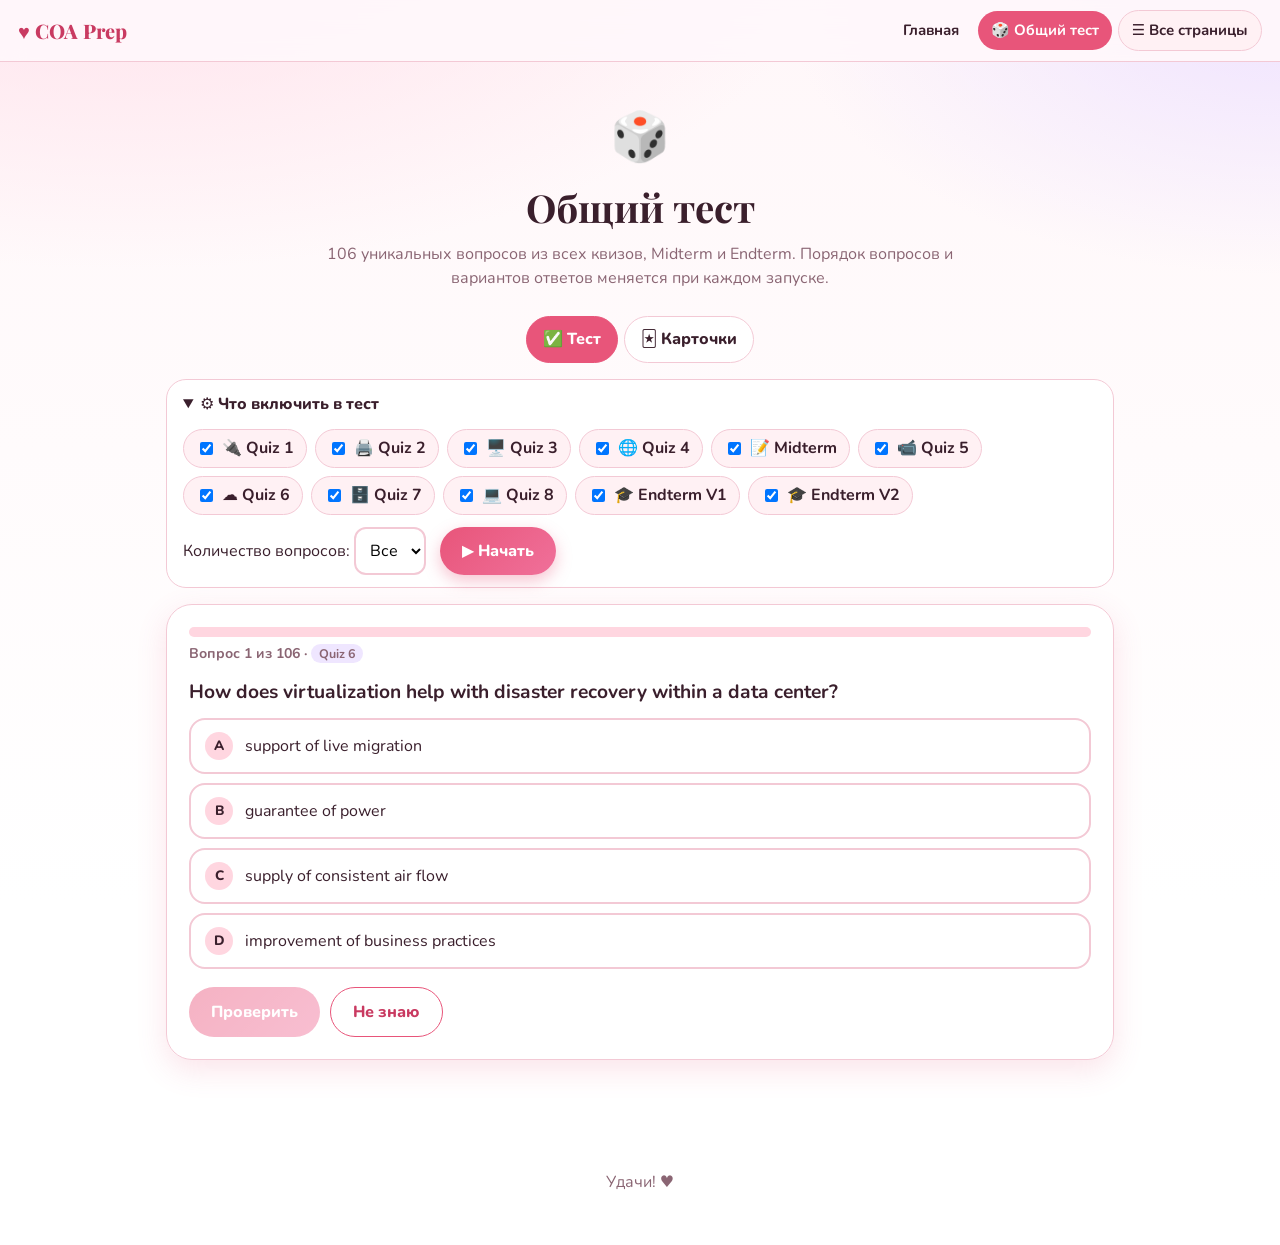
<file: all.html>
<!doctype html>
<html lang="ru">
<head>
<meta charset="utf-8">
<meta name="viewport" content="width=device-width,initial-scale=1">
<title>Общий тест · COA Prep</title>
<meta name="description" content="Подготовка к квизам COA: теория, карточки, тесты">
<link rel="icon" href="data:image/svg+xml,<svg xmlns=%27http://www.w3.org/2000/svg%27 viewBox=%270 0 100 100%27><text y=%27.9em%27 font-size=%2790%27>💗</text></svg>">
<link rel="preconnect" href="https://fonts.googleapis.com">
<link rel="preconnect" href="https://fonts.gstatic.com" crossorigin>
<link href="https://fonts.googleapis.com/css2?family=Dancing+Script:wght@700&family=Nunito:wght@400;600;700;800&family=Playfair+Display:wght@700;800&display=swap" rel="stylesheet">
<link rel="stylesheet" href="css/style.css">
</head>
<body data-page="all">
<svg width="0" height="0" style="position:absolute" aria-hidden="true"><defs><clipPath id="heartClip" clipPathUnits="objectBoundingBox"><path d="M0.5,0.96 C0.5,0.96 0.02,0.64 0.02,0.30 C0.02,0.12 0.15,0.02 0.28,0.02 C0.38,0.02 0.46,0.08 0.5,0.17 C0.54,0.08 0.62,0.02 0.72,0.02 C0.85,0.02 0.98,0.12 0.98,0.30 C0.98,0.64 0.5,0.96 0.5,0.96 Z"/></clipPath></defs></svg>
<div id="nav"></div>
<main id="main"></main>
<footer>Удачи! ♥</footer>
<script src="js/data.js"></script>
<script src="js/core.js"></script>
<script src="js/app.js"></script>
</body>
</html>
</file>
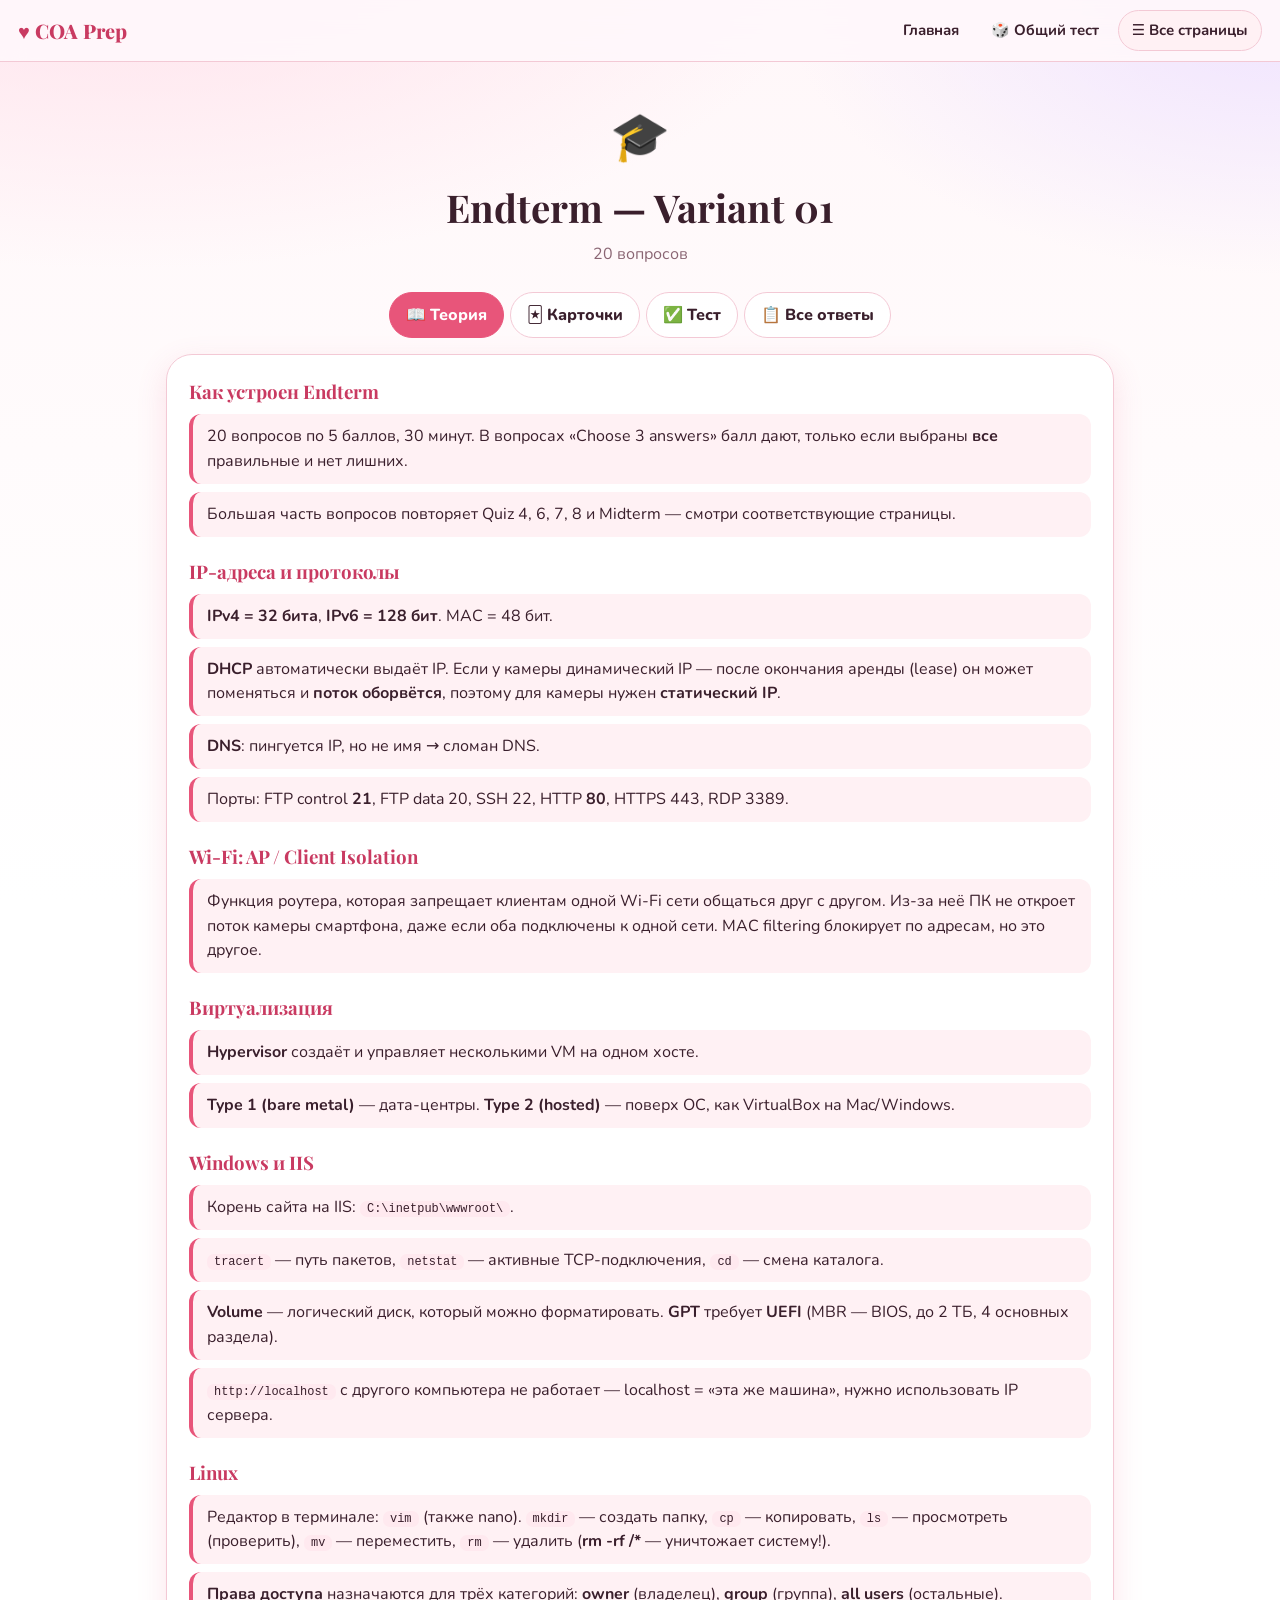
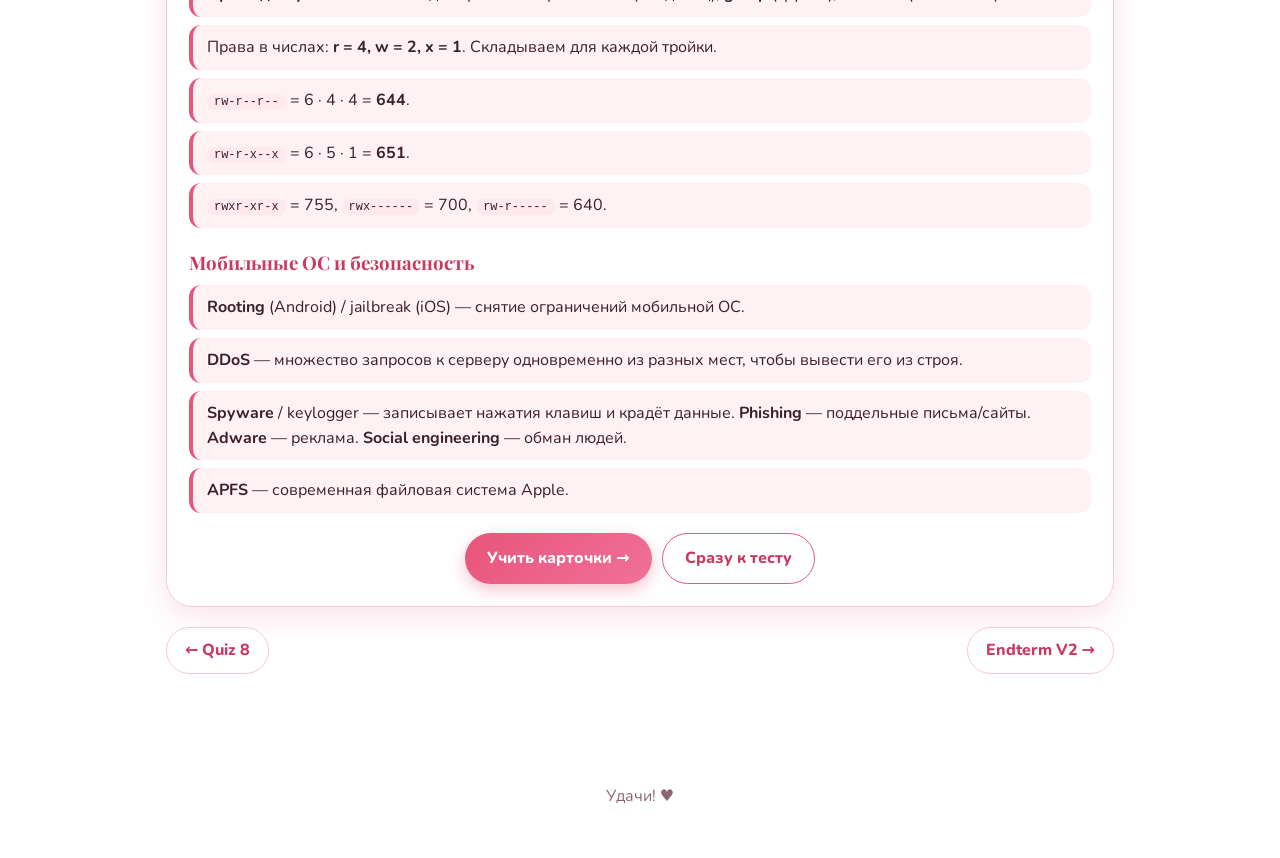
<file: endterm1.html>
<!doctype html>
<html lang="ru">
<head>
<meta charset="utf-8">
<meta name="viewport" content="width=device-width,initial-scale=1">
<title>Endterm — Variant 01 · COA Prep</title>
<meta name="description" content="Подготовка к квизам COA: теория, карточки, тесты">
<link rel="icon" href="data:image/svg+xml,<svg xmlns=%27http://www.w3.org/2000/svg%27 viewBox=%270 0 100 100%27><text y=%27.9em%27 font-size=%2790%27>💗</text></svg>">
<link rel="preconnect" href="https://fonts.googleapis.com">
<link rel="preconnect" href="https://fonts.gstatic.com" crossorigin>
<link href="https://fonts.googleapis.com/css2?family=Dancing+Script:wght@700&family=Nunito:wght@400;600;700;800&family=Playfair+Display:wght@700;800&display=swap" rel="stylesheet">
<link rel="stylesheet" href="css/style.css">
</head>
<body data-page="quiz" data-quiz="endterm1">
<svg width="0" height="0" style="position:absolute" aria-hidden="true"><defs><clipPath id="heartClip" clipPathUnits="objectBoundingBox"><path d="M0.5,0.96 C0.5,0.96 0.02,0.64 0.02,0.30 C0.02,0.12 0.15,0.02 0.28,0.02 C0.38,0.02 0.46,0.08 0.5,0.17 C0.54,0.08 0.62,0.02 0.72,0.02 C0.85,0.02 0.98,0.12 0.98,0.30 C0.98,0.64 0.5,0.96 0.5,0.96 Z"/></clipPath></defs></svg>
<div id="nav"></div>
<main id="main"></main>
<footer>Удачи! ♥</footer>
<script src="js/data.js"></script>
<script src="js/core.js"></script>
<script src="js/app.js"></script>
</body>
</html>
</file>
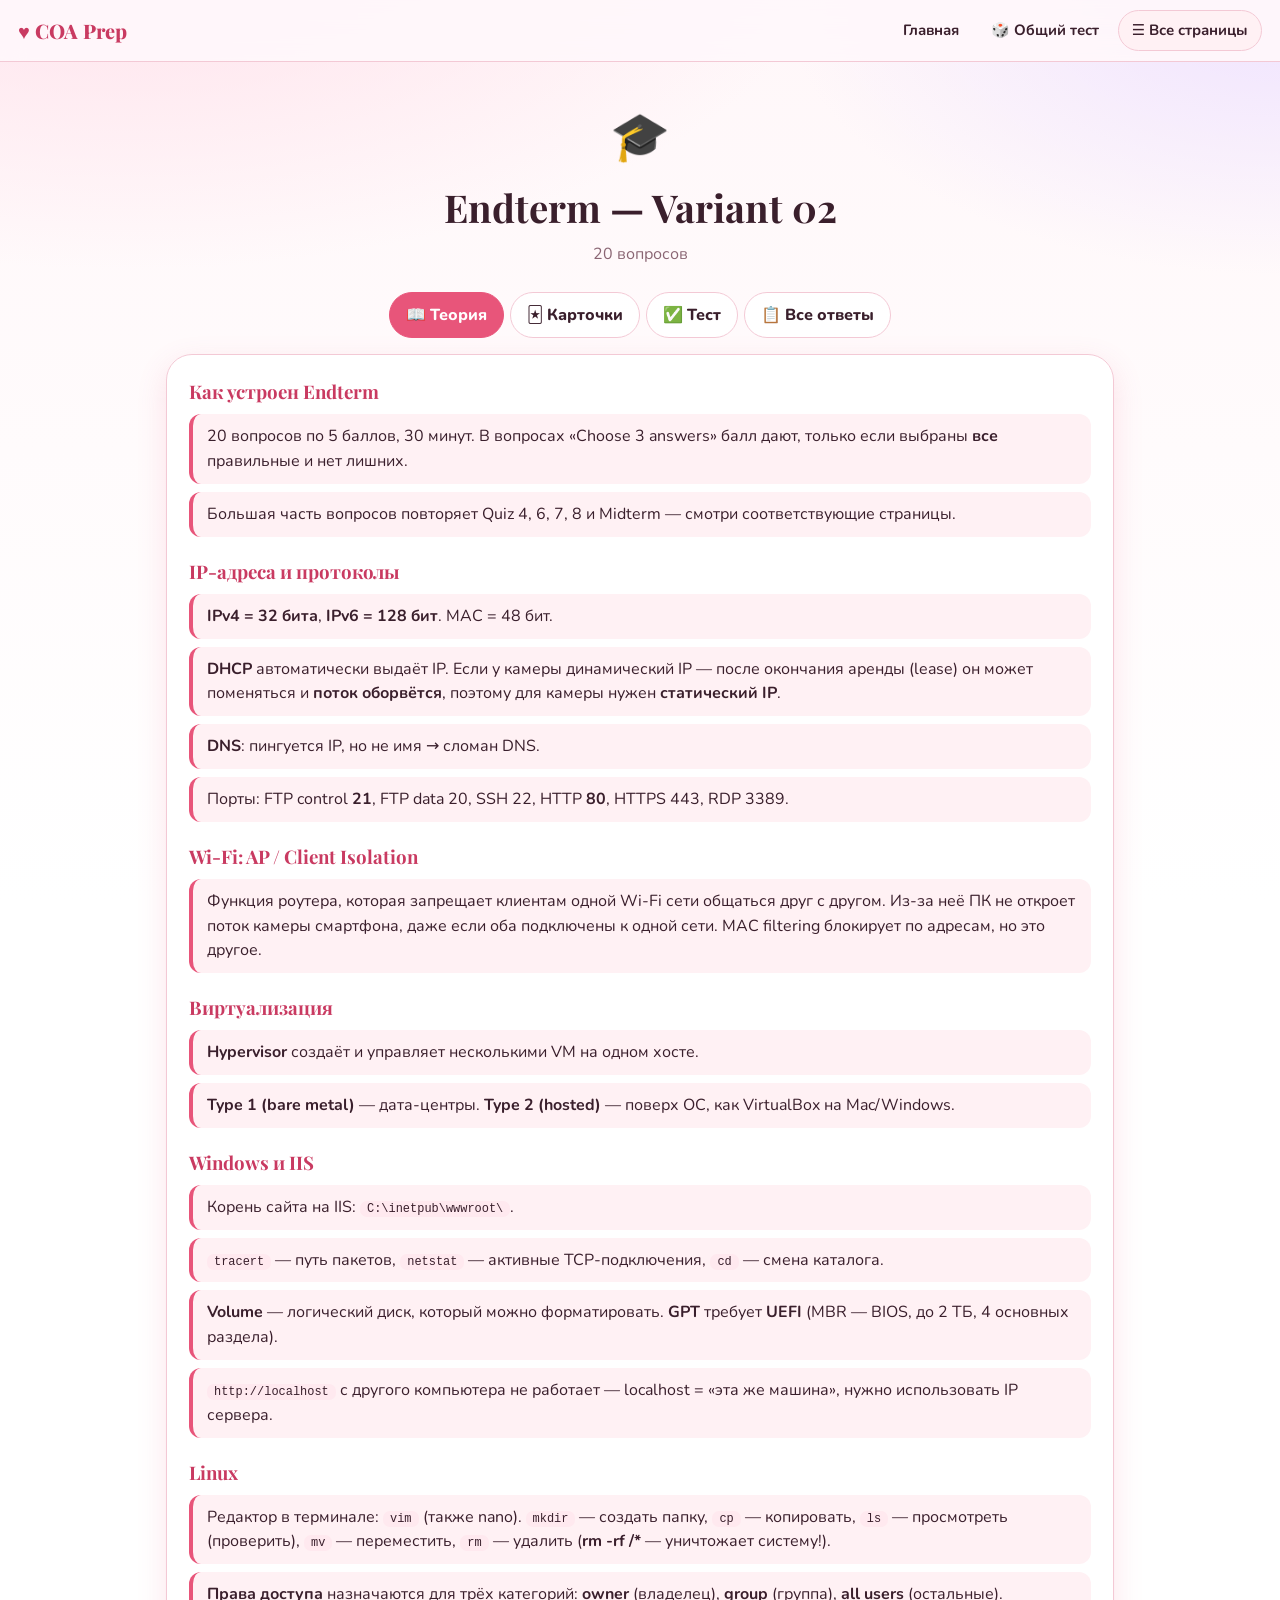
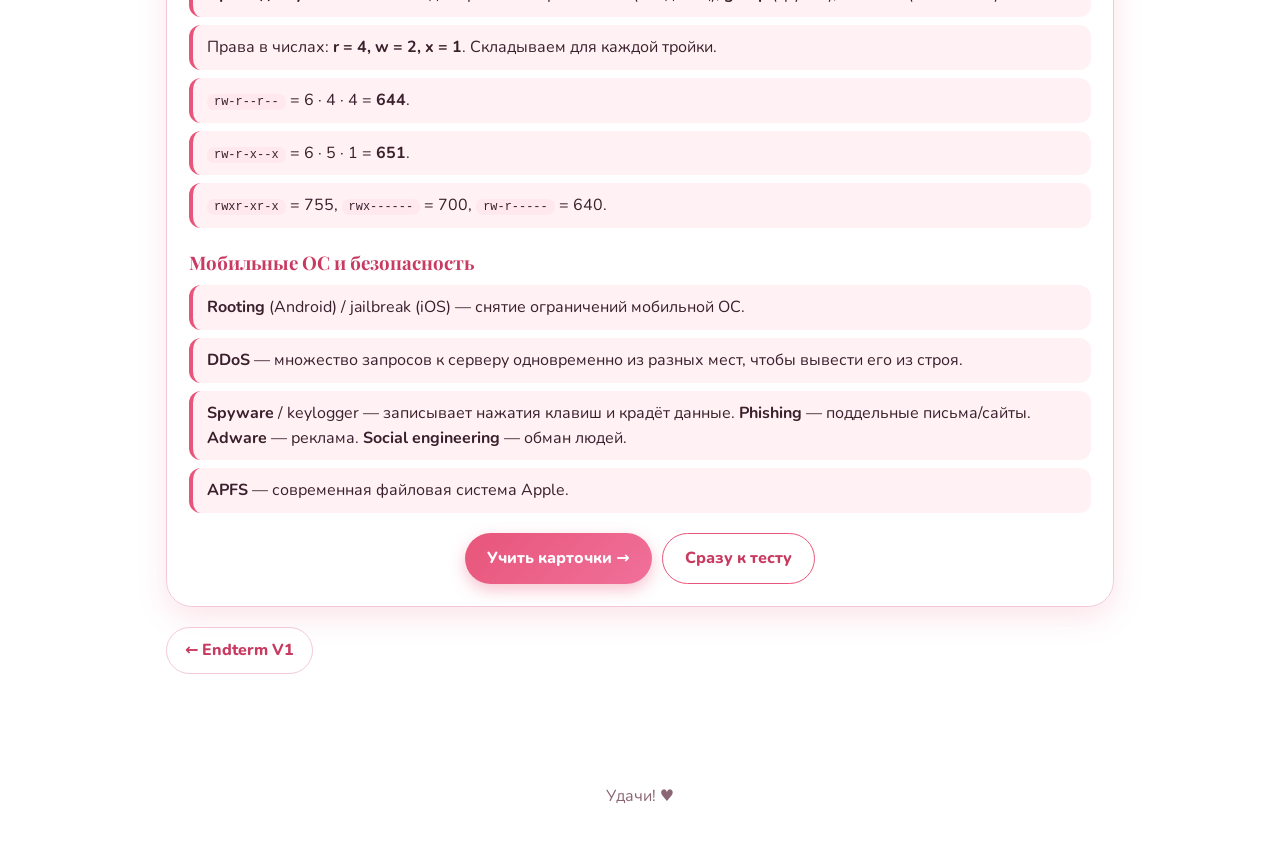
<file: endterm2.html>
<!doctype html>
<html lang="ru">
<head>
<meta charset="utf-8">
<meta name="viewport" content="width=device-width,initial-scale=1">
<title>Endterm — Variant 02 · COA Prep</title>
<meta name="description" content="Подготовка к квизам COA: теория, карточки, тесты">
<link rel="icon" href="data:image/svg+xml,<svg xmlns=%27http://www.w3.org/2000/svg%27 viewBox=%270 0 100 100%27><text y=%27.9em%27 font-size=%2790%27>💗</text></svg>">
<link rel="preconnect" href="https://fonts.googleapis.com">
<link rel="preconnect" href="https://fonts.gstatic.com" crossorigin>
<link href="https://fonts.googleapis.com/css2?family=Dancing+Script:wght@700&family=Nunito:wght@400;600;700;800&family=Playfair+Display:wght@700;800&display=swap" rel="stylesheet">
<link rel="stylesheet" href="css/style.css">
</head>
<body data-page="quiz" data-quiz="endterm2">
<svg width="0" height="0" style="position:absolute" aria-hidden="true"><defs><clipPath id="heartClip" clipPathUnits="objectBoundingBox"><path d="M0.5,0.96 C0.5,0.96 0.02,0.64 0.02,0.30 C0.02,0.12 0.15,0.02 0.28,0.02 C0.38,0.02 0.46,0.08 0.5,0.17 C0.54,0.08 0.62,0.02 0.72,0.02 C0.85,0.02 0.98,0.12 0.98,0.30 C0.98,0.64 0.5,0.96 0.5,0.96 Z"/></clipPath></defs></svg>
<div id="nav"></div>
<main id="main"></main>
<footer>Удачи! ♥</footer>
<script src="js/data.js"></script>
<script src="js/core.js"></script>
<script src="js/app.js"></script>
</body>
</html>
</file>
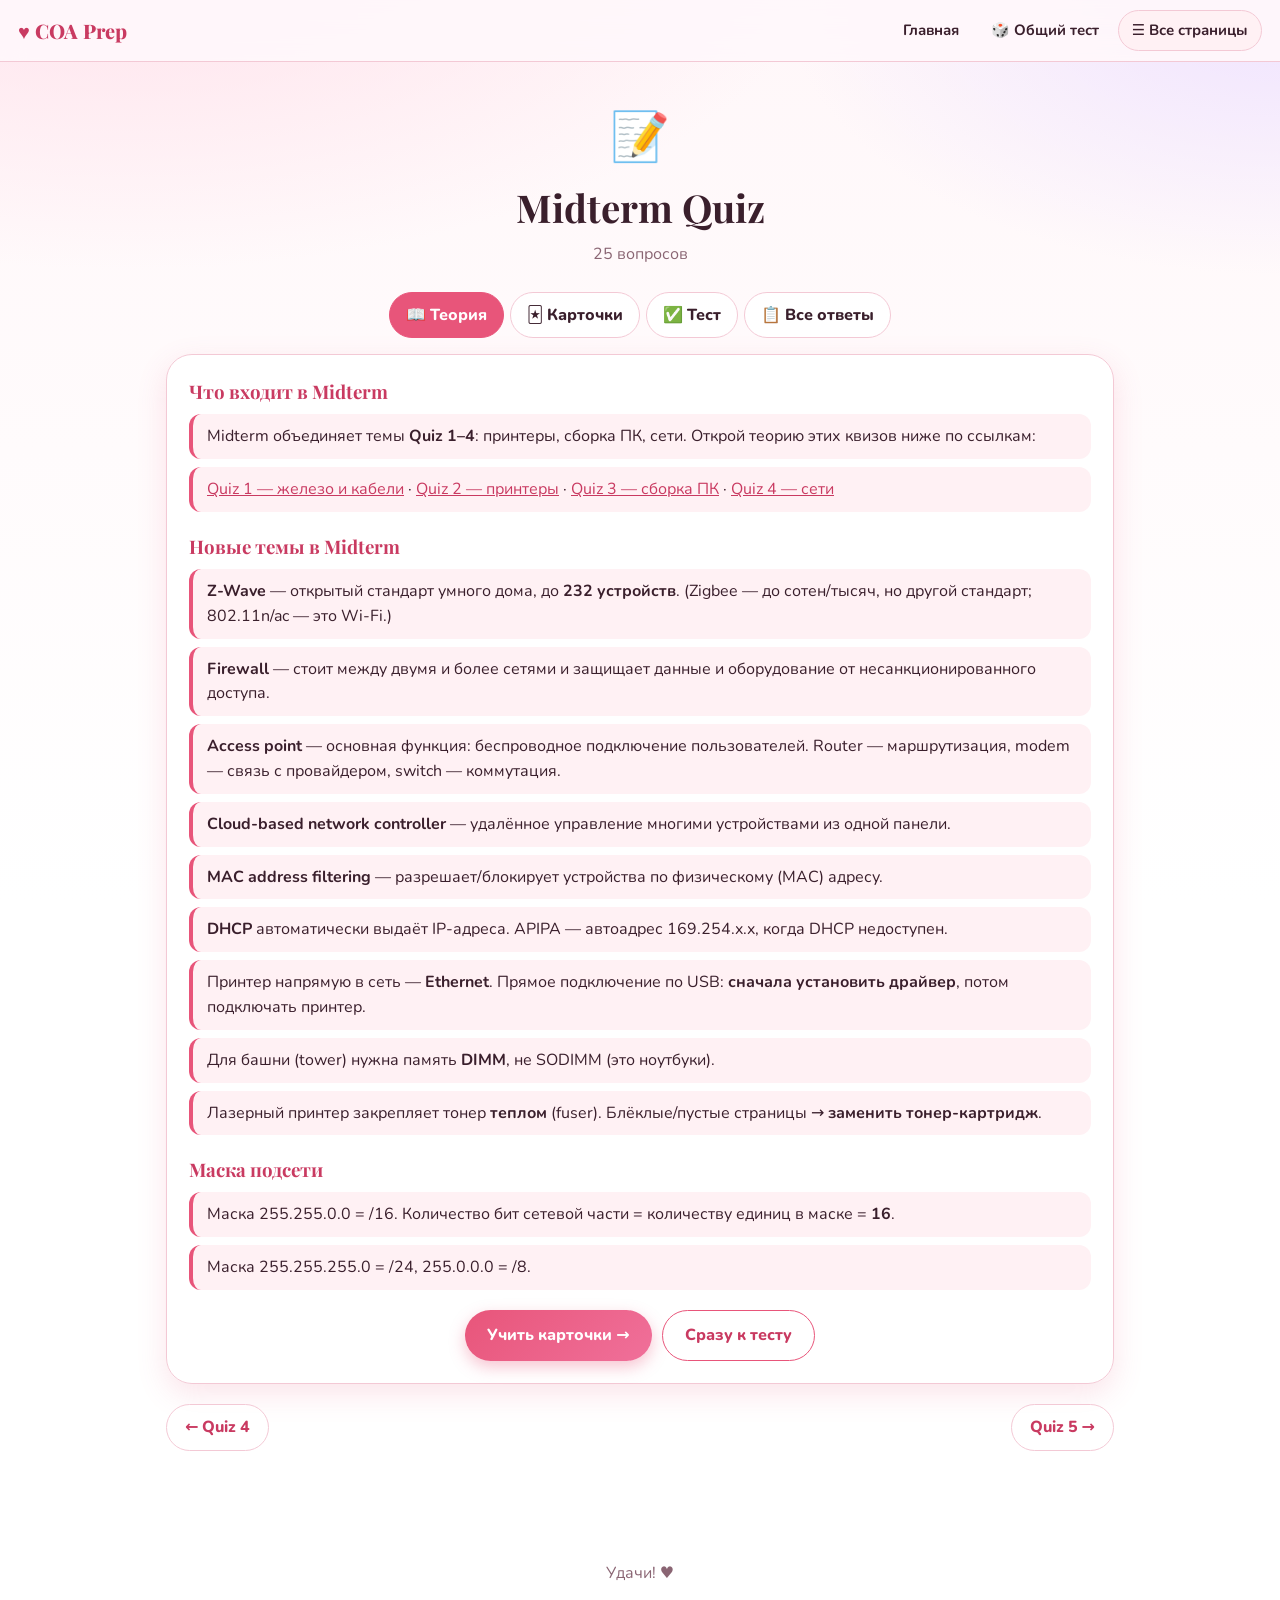
<file: midterm.html>
<!doctype html>
<html lang="ru">
<head>
<meta charset="utf-8">
<meta name="viewport" content="width=device-width,initial-scale=1">
<title>Midterm Quiz · COA Prep</title>
<meta name="description" content="Подготовка к квизам COA: теория, карточки, тесты">
<link rel="icon" href="data:image/svg+xml,<svg xmlns=%27http://www.w3.org/2000/svg%27 viewBox=%270 0 100 100%27><text y=%27.9em%27 font-size=%2790%27>💗</text></svg>">
<link rel="preconnect" href="https://fonts.googleapis.com">
<link rel="preconnect" href="https://fonts.gstatic.com" crossorigin>
<link href="https://fonts.googleapis.com/css2?family=Dancing+Script:wght@700&family=Nunito:wght@400;600;700;800&family=Playfair+Display:wght@700;800&display=swap" rel="stylesheet">
<link rel="stylesheet" href="css/style.css">
</head>
<body data-page="quiz" data-quiz="midterm">
<svg width="0" height="0" style="position:absolute" aria-hidden="true"><defs><clipPath id="heartClip" clipPathUnits="objectBoundingBox"><path d="M0.5,0.96 C0.5,0.96 0.02,0.64 0.02,0.30 C0.02,0.12 0.15,0.02 0.28,0.02 C0.38,0.02 0.46,0.08 0.5,0.17 C0.54,0.08 0.62,0.02 0.72,0.02 C0.85,0.02 0.98,0.12 0.98,0.30 C0.98,0.64 0.5,0.96 0.5,0.96 Z"/></clipPath></defs></svg>
<div id="nav"></div>
<main id="main"></main>
<footer>Удачи! ♥</footer>
<script src="js/data.js"></script>
<script src="js/core.js"></script>
<script src="js/app.js"></script>
</body>
</html>
</file>
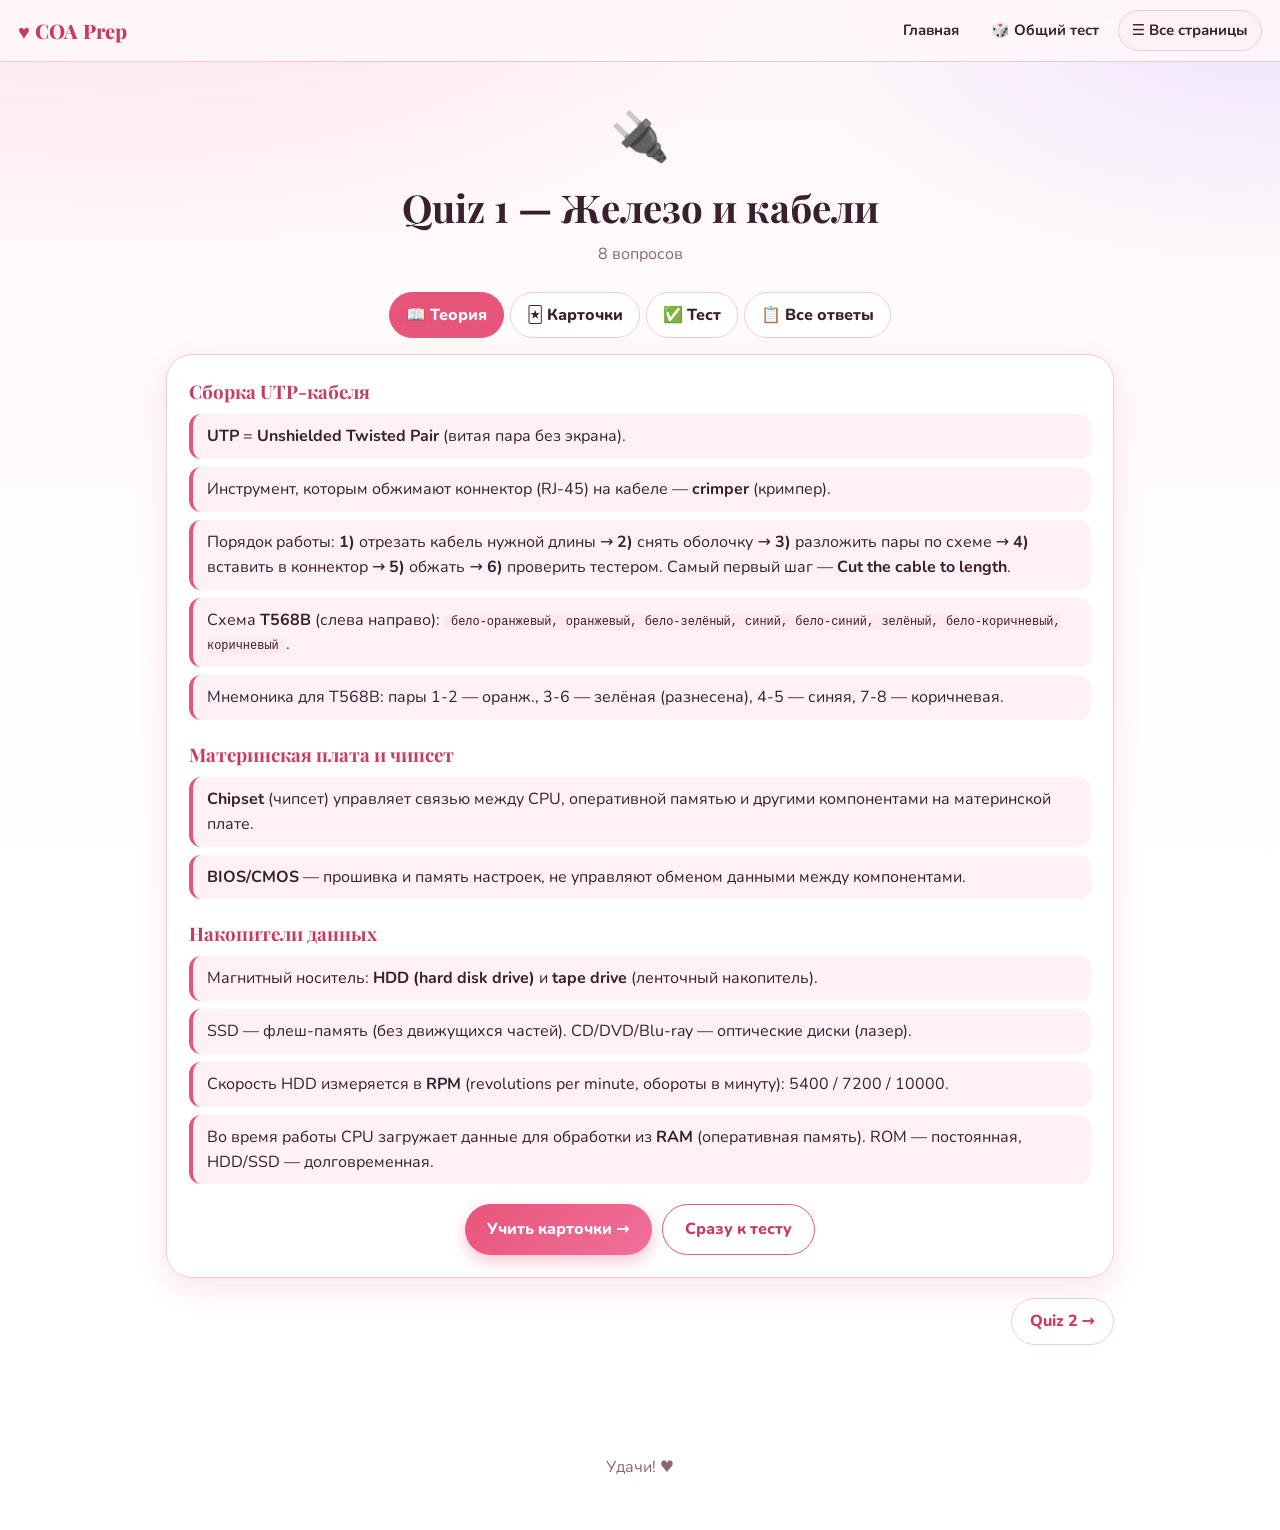
<file: quiz1.html>
<!doctype html>
<html lang="ru">
<head>
<meta charset="utf-8">
<meta name="viewport" content="width=device-width,initial-scale=1">
<title>Quiz 1 — Железо и кабели · COA Prep</title>
<meta name="description" content="Подготовка к квизам COA: теория, карточки, тесты">
<link rel="icon" href="data:image/svg+xml,<svg xmlns=%27http://www.w3.org/2000/svg%27 viewBox=%270 0 100 100%27><text y=%27.9em%27 font-size=%2790%27>💗</text></svg>">
<link rel="preconnect" href="https://fonts.googleapis.com">
<link rel="preconnect" href="https://fonts.gstatic.com" crossorigin>
<link href="https://fonts.googleapis.com/css2?family=Dancing+Script:wght@700&family=Nunito:wght@400;600;700;800&family=Playfair+Display:wght@700;800&display=swap" rel="stylesheet">
<link rel="stylesheet" href="css/style.css">
</head>
<body data-page="quiz" data-quiz="quiz1">
<svg width="0" height="0" style="position:absolute" aria-hidden="true"><defs><clipPath id="heartClip" clipPathUnits="objectBoundingBox"><path d="M0.5,0.96 C0.5,0.96 0.02,0.64 0.02,0.30 C0.02,0.12 0.15,0.02 0.28,0.02 C0.38,0.02 0.46,0.08 0.5,0.17 C0.54,0.08 0.62,0.02 0.72,0.02 C0.85,0.02 0.98,0.12 0.98,0.30 C0.98,0.64 0.5,0.96 0.5,0.96 Z"/></clipPath></defs></svg>
<div id="nav"></div>
<main id="main"></main>
<footer>Удачи! ♥</footer>
<script src="js/data.js"></script>
<script src="js/core.js"></script>
<script src="js/app.js"></script>
</body>
</html>
</file>
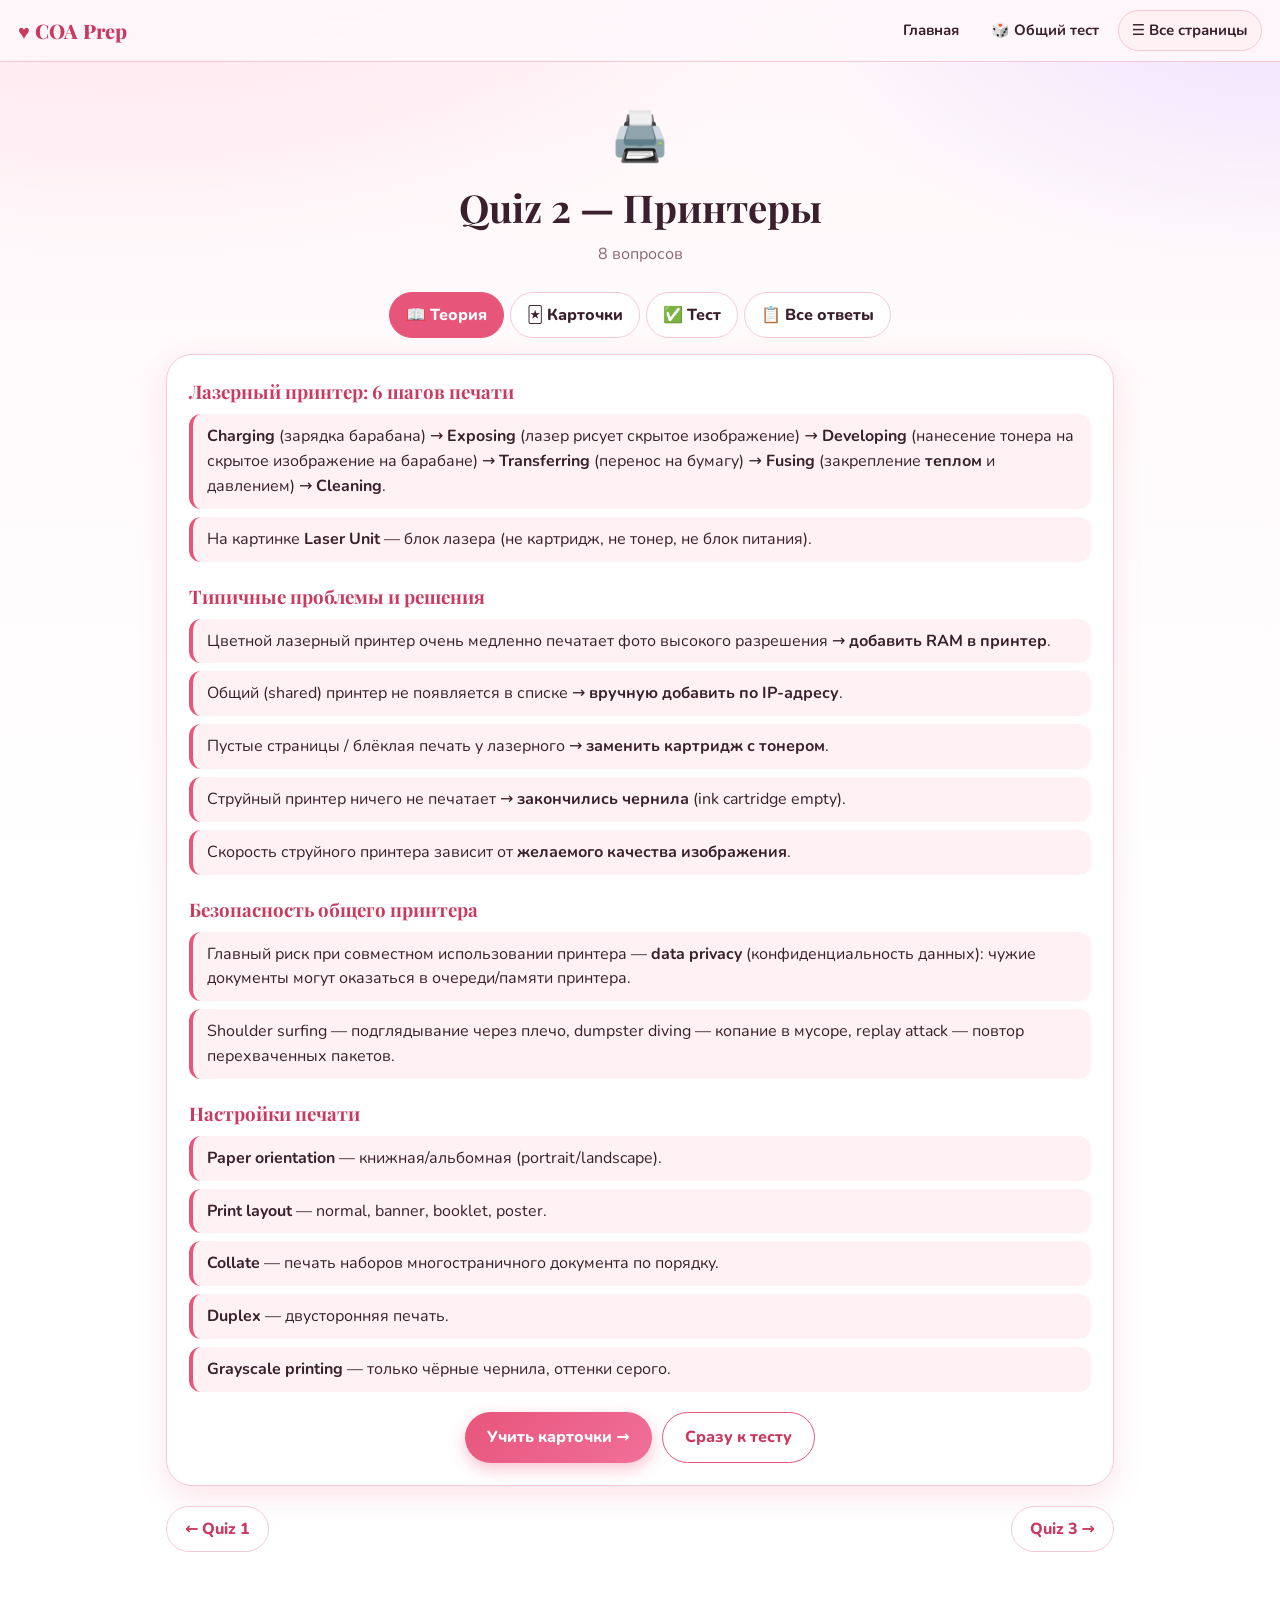
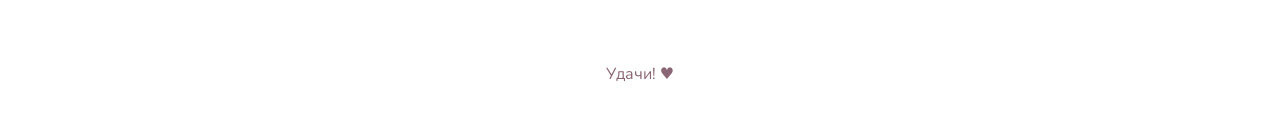
<file: quiz2.html>
<!doctype html>
<html lang="ru">
<head>
<meta charset="utf-8">
<meta name="viewport" content="width=device-width,initial-scale=1">
<title>Quiz 2 — Принтеры · COA Prep</title>
<meta name="description" content="Подготовка к квизам COA: теория, карточки, тесты">
<link rel="icon" href="data:image/svg+xml,<svg xmlns=%27http://www.w3.org/2000/svg%27 viewBox=%270 0 100 100%27><text y=%27.9em%27 font-size=%2790%27>💗</text></svg>">
<link rel="preconnect" href="https://fonts.googleapis.com">
<link rel="preconnect" href="https://fonts.gstatic.com" crossorigin>
<link href="https://fonts.googleapis.com/css2?family=Dancing+Script:wght@700&family=Nunito:wght@400;600;700;800&family=Playfair+Display:wght@700;800&display=swap" rel="stylesheet">
<link rel="stylesheet" href="css/style.css">
</head>
<body data-page="quiz" data-quiz="quiz2">
<svg width="0" height="0" style="position:absolute" aria-hidden="true"><defs><clipPath id="heartClip" clipPathUnits="objectBoundingBox"><path d="M0.5,0.96 C0.5,0.96 0.02,0.64 0.02,0.30 C0.02,0.12 0.15,0.02 0.28,0.02 C0.38,0.02 0.46,0.08 0.5,0.17 C0.54,0.08 0.62,0.02 0.72,0.02 C0.85,0.02 0.98,0.12 0.98,0.30 C0.98,0.64 0.5,0.96 0.5,0.96 Z"/></clipPath></defs></svg>
<div id="nav"></div>
<main id="main"></main>
<footer>Удачи! ♥</footer>
<script src="js/data.js"></script>
<script src="js/core.js"></script>
<script src="js/app.js"></script>
</body>
</html>
</file>
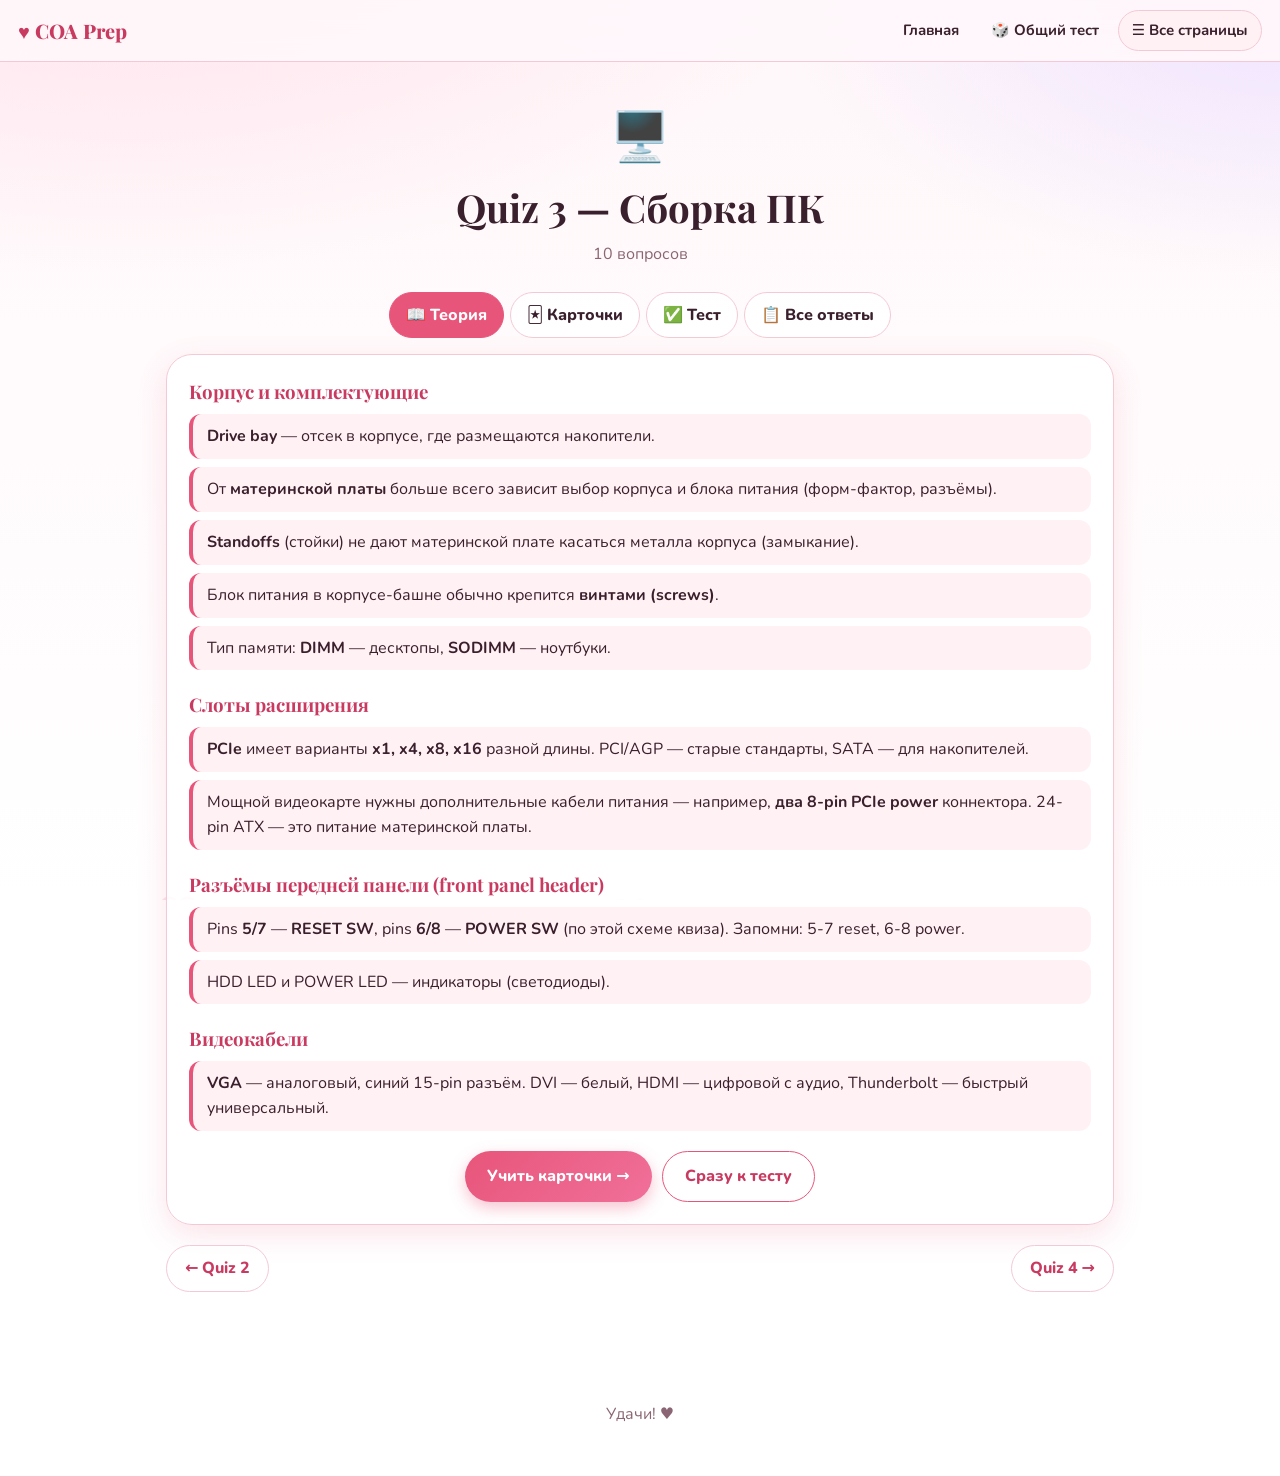
<file: quiz3.html>
<!doctype html>
<html lang="ru">
<head>
<meta charset="utf-8">
<meta name="viewport" content="width=device-width,initial-scale=1">
<title>Quiz 3 — Сборка ПК · COA Prep</title>
<meta name="description" content="Подготовка к квизам COA: теория, карточки, тесты">
<link rel="icon" href="data:image/svg+xml,<svg xmlns=%27http://www.w3.org/2000/svg%27 viewBox=%270 0 100 100%27><text y=%27.9em%27 font-size=%2790%27>💗</text></svg>">
<link rel="preconnect" href="https://fonts.googleapis.com">
<link rel="preconnect" href="https://fonts.gstatic.com" crossorigin>
<link href="https://fonts.googleapis.com/css2?family=Dancing+Script:wght@700&family=Nunito:wght@400;600;700;800&family=Playfair+Display:wght@700;800&display=swap" rel="stylesheet">
<link rel="stylesheet" href="css/style.css">
</head>
<body data-page="quiz" data-quiz="quiz3">
<svg width="0" height="0" style="position:absolute" aria-hidden="true"><defs><clipPath id="heartClip" clipPathUnits="objectBoundingBox"><path d="M0.5,0.96 C0.5,0.96 0.02,0.64 0.02,0.30 C0.02,0.12 0.15,0.02 0.28,0.02 C0.38,0.02 0.46,0.08 0.5,0.17 C0.54,0.08 0.62,0.02 0.72,0.02 C0.85,0.02 0.98,0.12 0.98,0.30 C0.98,0.64 0.5,0.96 0.5,0.96 Z"/></clipPath></defs></svg>
<div id="nav"></div>
<main id="main"></main>
<footer>Удачи! ♥</footer>
<script src="js/data.js"></script>
<script src="js/core.js"></script>
<script src="js/app.js"></script>
</body>
</html>
</file>
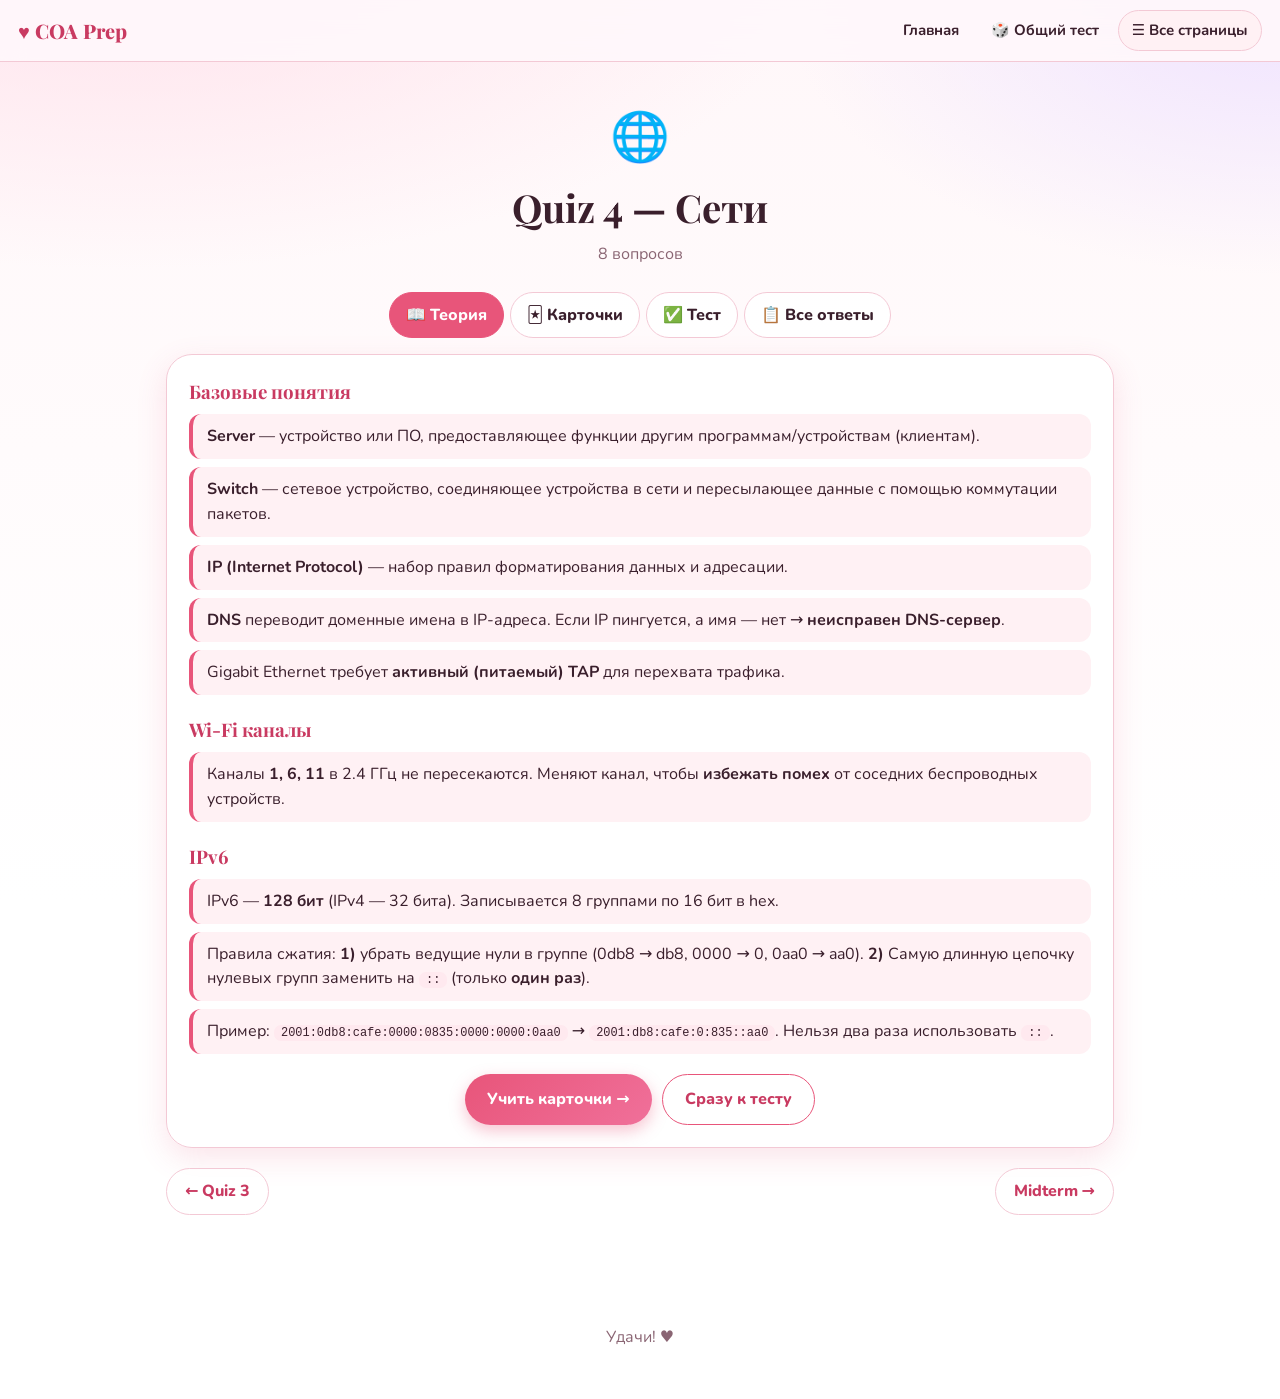
<file: quiz4.html>
<!doctype html>
<html lang="ru">
<head>
<meta charset="utf-8">
<meta name="viewport" content="width=device-width,initial-scale=1">
<title>Quiz 4 — Сети · COA Prep</title>
<meta name="description" content="Подготовка к квизам COA: теория, карточки, тесты">
<link rel="icon" href="data:image/svg+xml,<svg xmlns=%27http://www.w3.org/2000/svg%27 viewBox=%270 0 100 100%27><text y=%27.9em%27 font-size=%2790%27>💗</text></svg>">
<link rel="preconnect" href="https://fonts.googleapis.com">
<link rel="preconnect" href="https://fonts.gstatic.com" crossorigin>
<link href="https://fonts.googleapis.com/css2?family=Dancing+Script:wght@700&family=Nunito:wght@400;600;700;800&family=Playfair+Display:wght@700;800&display=swap" rel="stylesheet">
<link rel="stylesheet" href="css/style.css">
</head>
<body data-page="quiz" data-quiz="quiz4">
<svg width="0" height="0" style="position:absolute" aria-hidden="true"><defs><clipPath id="heartClip" clipPathUnits="objectBoundingBox"><path d="M0.5,0.96 C0.5,0.96 0.02,0.64 0.02,0.30 C0.02,0.12 0.15,0.02 0.28,0.02 C0.38,0.02 0.46,0.08 0.5,0.17 C0.54,0.08 0.62,0.02 0.72,0.02 C0.85,0.02 0.98,0.12 0.98,0.30 C0.98,0.64 0.5,0.96 0.5,0.96 Z"/></clipPath></defs></svg>
<div id="nav"></div>
<main id="main"></main>
<footer>Удачи! ♥</footer>
<script src="js/data.js"></script>
<script src="js/core.js"></script>
<script src="js/app.js"></script>
</body>
</html>
</file>
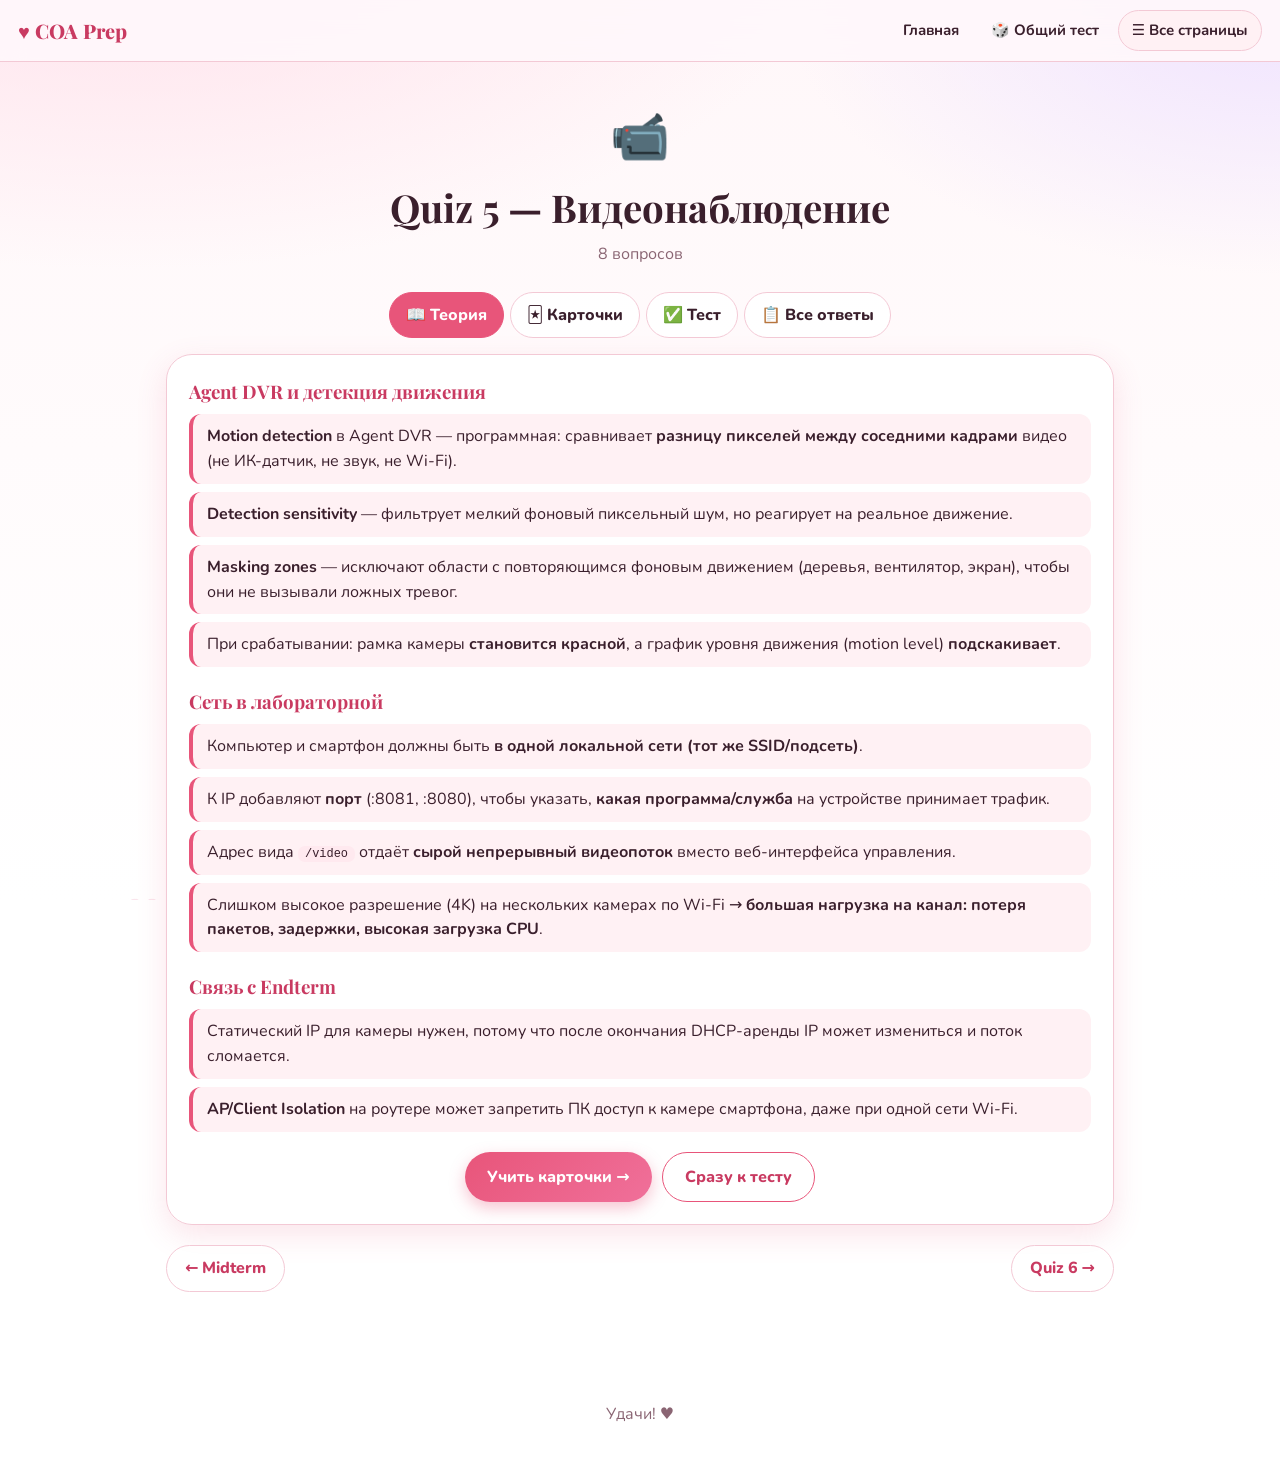
<file: quiz5.html>
<!doctype html>
<html lang="ru">
<head>
<meta charset="utf-8">
<meta name="viewport" content="width=device-width,initial-scale=1">
<title>Quiz 5 — Видеонаблюдение · COA Prep</title>
<meta name="description" content="Подготовка к квизам COA: теория, карточки, тесты">
<link rel="icon" href="data:image/svg+xml,<svg xmlns=%27http://www.w3.org/2000/svg%27 viewBox=%270 0 100 100%27><text y=%27.9em%27 font-size=%2790%27>💗</text></svg>">
<link rel="preconnect" href="https://fonts.googleapis.com">
<link rel="preconnect" href="https://fonts.gstatic.com" crossorigin>
<link href="https://fonts.googleapis.com/css2?family=Dancing+Script:wght@700&family=Nunito:wght@400;600;700;800&family=Playfair+Display:wght@700;800&display=swap" rel="stylesheet">
<link rel="stylesheet" href="css/style.css">
</head>
<body data-page="quiz" data-quiz="quiz5">
<svg width="0" height="0" style="position:absolute" aria-hidden="true"><defs><clipPath id="heartClip" clipPathUnits="objectBoundingBox"><path d="M0.5,0.96 C0.5,0.96 0.02,0.64 0.02,0.30 C0.02,0.12 0.15,0.02 0.28,0.02 C0.38,0.02 0.46,0.08 0.5,0.17 C0.54,0.08 0.62,0.02 0.72,0.02 C0.85,0.02 0.98,0.12 0.98,0.30 C0.98,0.64 0.5,0.96 0.5,0.96 Z"/></clipPath></defs></svg>
<div id="nav"></div>
<main id="main"></main>
<footer>Удачи! ♥</footer>
<script src="js/data.js"></script>
<script src="js/core.js"></script>
<script src="js/app.js"></script>
</body>
</html>
</file>
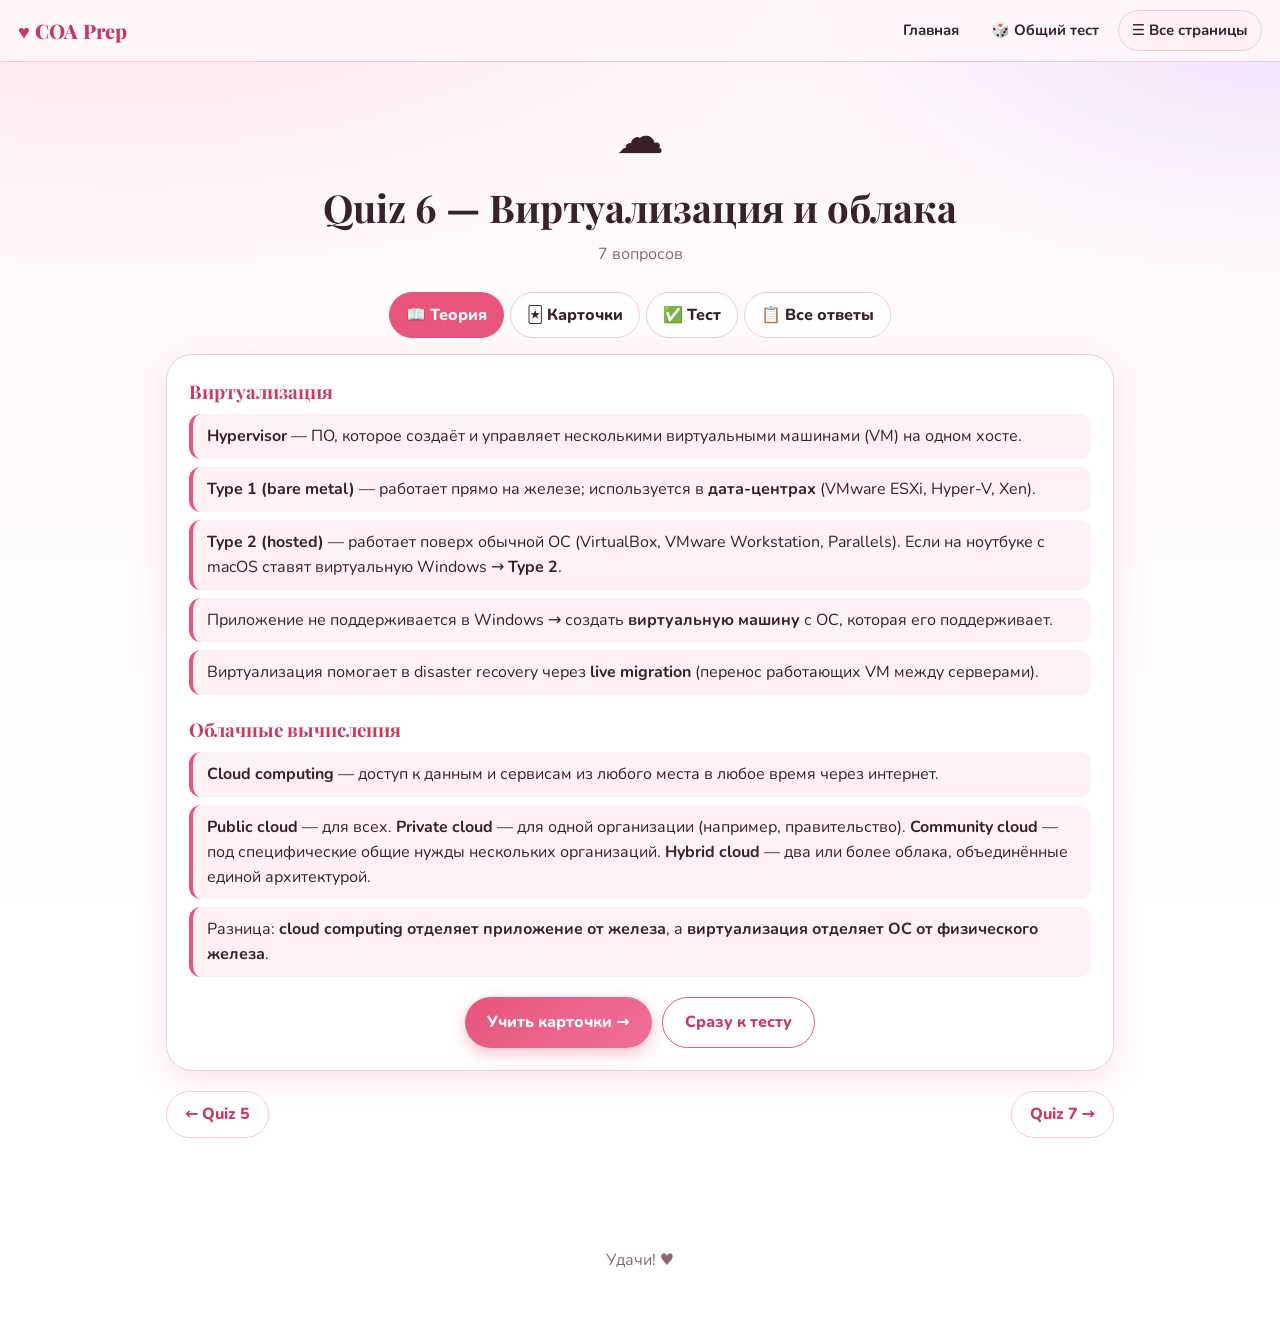
<file: quiz6.html>
<!doctype html>
<html lang="ru">
<head>
<meta charset="utf-8">
<meta name="viewport" content="width=device-width,initial-scale=1">
<title>Quiz 6 — Виртуализация и облака · COA Prep</title>
<meta name="description" content="Подготовка к квизам COA: теория, карточки, тесты">
<link rel="icon" href="data:image/svg+xml,<svg xmlns=%27http://www.w3.org/2000/svg%27 viewBox=%270 0 100 100%27><text y=%27.9em%27 font-size=%2790%27>💗</text></svg>">
<link rel="preconnect" href="https://fonts.googleapis.com">
<link rel="preconnect" href="https://fonts.gstatic.com" crossorigin>
<link href="https://fonts.googleapis.com/css2?family=Dancing+Script:wght@700&family=Nunito:wght@400;600;700;800&family=Playfair+Display:wght@700;800&display=swap" rel="stylesheet">
<link rel="stylesheet" href="css/style.css">
</head>
<body data-page="quiz" data-quiz="quiz6">
<svg width="0" height="0" style="position:absolute" aria-hidden="true"><defs><clipPath id="heartClip" clipPathUnits="objectBoundingBox"><path d="M0.5,0.96 C0.5,0.96 0.02,0.64 0.02,0.30 C0.02,0.12 0.15,0.02 0.28,0.02 C0.38,0.02 0.46,0.08 0.5,0.17 C0.54,0.08 0.62,0.02 0.72,0.02 C0.85,0.02 0.98,0.12 0.98,0.30 C0.98,0.64 0.5,0.96 0.5,0.96 Z"/></clipPath></defs></svg>
<div id="nav"></div>
<main id="main"></main>
<footer>Удачи! ♥</footer>
<script src="js/data.js"></script>
<script src="js/core.js"></script>
<script src="js/app.js"></script>
</body>
</html>
</file>
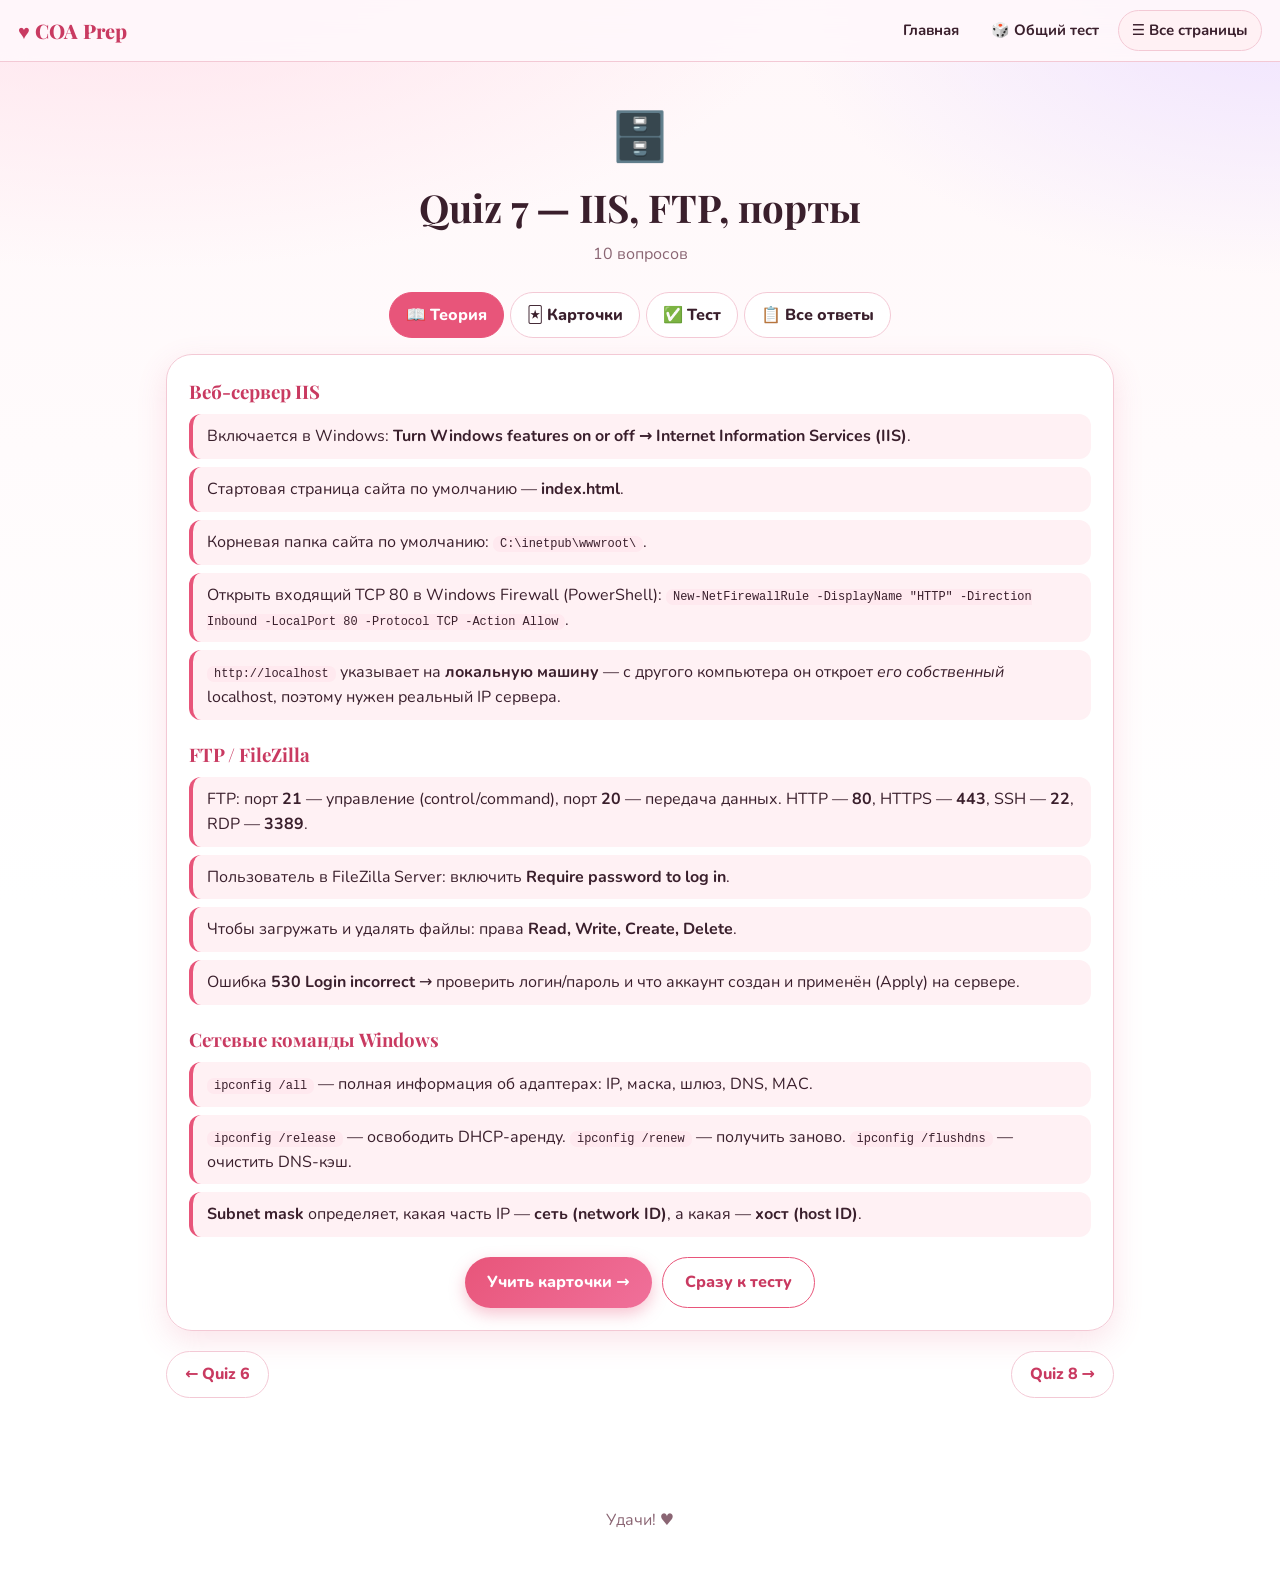
<file: quiz7.html>
<!doctype html>
<html lang="ru">
<head>
<meta charset="utf-8">
<meta name="viewport" content="width=device-width,initial-scale=1">
<title>Quiz 7 — IIS, FTP, порты · COA Prep</title>
<meta name="description" content="Подготовка к квизам COA: теория, карточки, тесты">
<link rel="icon" href="data:image/svg+xml,<svg xmlns=%27http://www.w3.org/2000/svg%27 viewBox=%270 0 100 100%27><text y=%27.9em%27 font-size=%2790%27>💗</text></svg>">
<link rel="preconnect" href="https://fonts.googleapis.com">
<link rel="preconnect" href="https://fonts.gstatic.com" crossorigin>
<link href="https://fonts.googleapis.com/css2?family=Dancing+Script:wght@700&family=Nunito:wght@400;600;700;800&family=Playfair+Display:wght@700;800&display=swap" rel="stylesheet">
<link rel="stylesheet" href="css/style.css">
</head>
<body data-page="quiz" data-quiz="quiz7">
<svg width="0" height="0" style="position:absolute" aria-hidden="true"><defs><clipPath id="heartClip" clipPathUnits="objectBoundingBox"><path d="M0.5,0.96 C0.5,0.96 0.02,0.64 0.02,0.30 C0.02,0.12 0.15,0.02 0.28,0.02 C0.38,0.02 0.46,0.08 0.5,0.17 C0.54,0.08 0.62,0.02 0.72,0.02 C0.85,0.02 0.98,0.12 0.98,0.30 C0.98,0.64 0.5,0.96 0.5,0.96 Z"/></clipPath></defs></svg>
<div id="nav"></div>
<main id="main"></main>
<footer>Удачи! ♥</footer>
<script src="js/data.js"></script>
<script src="js/core.js"></script>
<script src="js/app.js"></script>
</body>
</html>
</file>
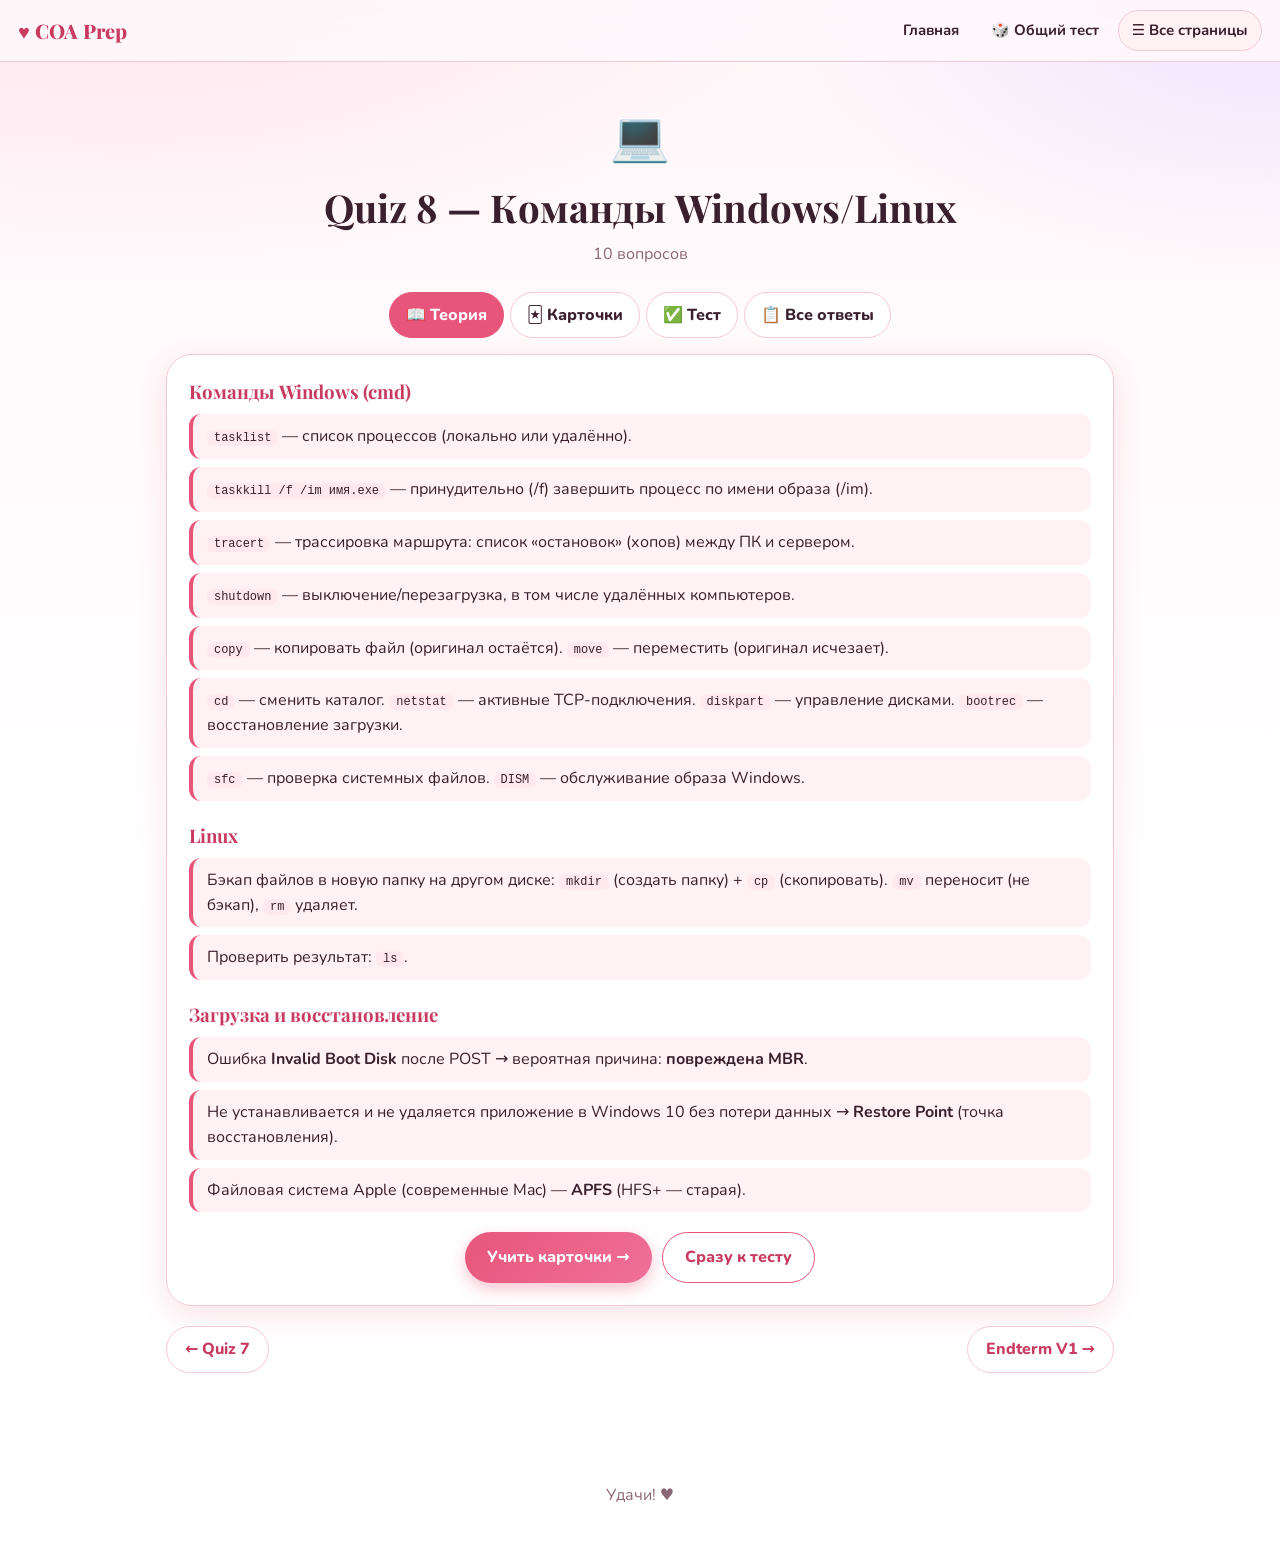
<file: quiz8.html>
<!doctype html>
<html lang="ru">
<head>
<meta charset="utf-8">
<meta name="viewport" content="width=device-width,initial-scale=1">
<title>Quiz 8 — Команды Windows/Linux · COA Prep</title>
<meta name="description" content="Подготовка к квизам COA: теория, карточки, тесты">
<link rel="icon" href="data:image/svg+xml,<svg xmlns=%27http://www.w3.org/2000/svg%27 viewBox=%270 0 100 100%27><text y=%27.9em%27 font-size=%2790%27>💗</text></svg>">
<link rel="preconnect" href="https://fonts.googleapis.com">
<link rel="preconnect" href="https://fonts.gstatic.com" crossorigin>
<link href="https://fonts.googleapis.com/css2?family=Dancing+Script:wght@700&family=Nunito:wght@400;600;700;800&family=Playfair+Display:wght@700;800&display=swap" rel="stylesheet">
<link rel="stylesheet" href="css/style.css">
</head>
<body data-page="quiz" data-quiz="quiz8">
<svg width="0" height="0" style="position:absolute" aria-hidden="true"><defs><clipPath id="heartClip" clipPathUnits="objectBoundingBox"><path d="M0.5,0.96 C0.5,0.96 0.02,0.64 0.02,0.30 C0.02,0.12 0.15,0.02 0.28,0.02 C0.38,0.02 0.46,0.08 0.5,0.17 C0.54,0.08 0.62,0.02 0.72,0.02 C0.85,0.02 0.98,0.12 0.98,0.30 C0.98,0.64 0.5,0.96 0.5,0.96 Z"/></clipPath></defs></svg>
<div id="nav"></div>
<main id="main"></main>
<footer>Удачи! ♥</footer>
<script src="js/data.js"></script>
<script src="js/core.js"></script>
<script src="js/app.js"></script>
</body>
</html>
</file>
<file: css/style.css>
:root{
  --rose:#e8557a; --rose-d:#c93a61; --blush:#fff1f4; --pink:#ffd6e0; --lav:#efe6ff;
  --ink:#3a1f2c; --muted:#8a6573; --card:#ffffffd9; --line:#f3c9d5;
  --ok:#1f9d63; --okbg:#e6f8ee; --bad:#d63b53; --badbg:#fdecef;
  --r:20px; --shadow:0 10px 30px rgba(232,85,122,.16);
}
*{box-sizing:border-box}
html{scroll-behavior:smooth}
body{margin:0;font-family:"Nunito",system-ui,-apple-system,"Segoe UI",sans-serif;color:var(--ink);line-height:1.55;
  background:radial-gradient(1200px 600px at 10% -10%,#ffe0ea 0,transparent 60%),radial-gradient(900px 500px at 100% 0,#efe3ff 0,transparent 55%),linear-gradient(#fff7f9,#fff);
  background-attachment:fixed;min-height:100vh}
a{color:var(--rose-d)}
code{background:#ffe9ef;padding:1px 7px;border-radius:7px;font-size:.92em;word-break:break-word}
.muted{color:var(--muted)} .center{text-align:center}
main{max-width:980px;margin:0 auto;padding:24px 16px 80px;position:relative;z-index:1}

/* floating hearts */
.float-hearts{position:fixed;inset:0;overflow:hidden;pointer-events:none;z-index:0}
.float-hearts span{position:absolute;bottom:-40px;color:#f58aa7;opacity:.22;animation:rise linear infinite}
@keyframes rise{to{transform:translateY(-115vh) rotate(25deg)}}

/* top nav */
.top{position:sticky;top:0;z-index:30;display:flex;align-items:center;justify-content:space-between;gap:12px;
  padding:10px 18px;background:#fff8fbe8;backdrop-filter:blur(12px);border-bottom:1px solid var(--line)}
.brand{font-family:"Playfair Display",serif;font-weight:800;font-size:1.25rem;text-decoration:none;color:var(--rose-d);white-space:nowrap}
.bheart{display:inline-block;animation:beat 1.6s infinite}
@keyframes beat{0%,100%{transform:scale(1)}15%{transform:scale(1.25)}30%{transform:scale(1)}45%{transform:scale(1.18)}}
.links{display:flex;align-items:center;gap:6px;flex-wrap:wrap;justify-content:flex-end}
.links a,.links button{font:inherit;font-weight:700;font-size:.93rem;color:var(--ink);text-decoration:none;background:none;border:0;cursor:pointer;
  padding:8px 13px;border-radius:999px;transition:.15s}
.links a:hover,.links button:hover{background:var(--pink)}
.links a.on{background:var(--rose);color:#fff}
.links button{background:var(--blush);border:1px solid var(--line)}
.panel{position:fixed;top:56px;left:0;right:0;z-index:29;background:#fffafcf5;backdrop-filter:blur(14px);border-bottom:1px solid var(--line);
  box-shadow:0 20px 40px rgba(232,85,122,.18);max-height:calc(100vh - 56px);overflow:auto}
.panel[hidden]{display:none}
.panel-in{max-width:980px;margin:0 auto;padding:16px;display:grid;grid-template-columns:repeat(auto-fit,minmax(200px,1fr));gap:12px}
.mg{background:var(--blush);border:1px solid var(--line);border-radius:16px;padding:10px}
.mg-t{font-size:.75rem;text-transform:uppercase;letter-spacing:.08em;color:var(--muted);font-weight:800;padding:2px 8px 6px}
.mi{display:flex;align-items:center;gap:8px;padding:8px 10px;border-radius:12px;color:var(--ink);text-decoration:none;font-weight:700}
.mi:hover{background:#fff}.mi.on{background:var(--rose);color:#fff}
.mi.wide{grid-column:1/-1;background:var(--blush);border:1px solid var(--line)}
.mi.wide.on{background:var(--rose)}

/* hero (home) */
.hero{text-align:center;padding:26px 0 10px}
.heart-wrap{position:relative;width:min(84vw,400px);aspect-ratio:1/.95;margin:6px auto 0;filter:drop-shadow(0 22px 28px rgba(232,85,122,.45));animation:float 5s ease-in-out infinite}
@keyframes float{50%{transform:translateY(-8px)}}
.heart-wrap .ring,.heart-wrap .photo{position:absolute;inset:0;clip-path:url(#heartClip)}
.heart-wrap .ring{background:linear-gradient(135deg,#ff9bb7,#e8557a 55%,#b86bff);transform:scale(1.045);transform-origin:50% 48%}
.heart-wrap .photo{background:#ffd6e0}
.heart-wrap .photo img{position:relative;z-index:1;width:100%;height:100%;object-fit:cover;object-position:50% 38%;display:block}
.heart-wrap .fallback{position:absolute;inset:0;display:grid;place-items:center;font-size:4rem;color:#fff}
.love{font-family:"Dancing Script","Playfair Display",cursive;font-weight:700;font-size:clamp(2.4rem,9vw,4.4rem);line-height:1.1;margin:18px 0 4px;
  background:linear-gradient(90deg,#e8557a,#ff7aa2,#b86bff,#e8557a);background-size:300% 100%;-webkit-background-clip:text;background-clip:text;color:transparent;animation:shine 6s linear infinite}
@keyframes shine{to{background-position:300% 0}}
.sub{font-size:1.1rem;color:var(--muted);margin:0 0 6px}
.gallery{display:flex;justify-content:center;gap:16px;margin:16px 0 0;flex-wrap:wrap}
.gallery .mini{width:120px;aspect-ratio:1/.95;position:relative;filter:drop-shadow(0 8px 12px rgba(232,85,122,.35))}
.gallery .mini img{width:100%;height:100%;object-fit:cover;clip-path:url(#heartClip)}
.wish{min-height:3.2em;font-weight:800;font-size:1.3rem;color:var(--rose-d);margin:14px auto 0;max-width:640px}
.wish.in{animation:fade .6s}
@keyframes fade{from{opacity:0;transform:translateY(8px)}}
.wish-cards{display:grid;grid-template-columns:repeat(auto-fit,minmax(220px,1fr));gap:14px;margin:26px 0}
.wc{background:var(--card);border:1px solid var(--line);border-radius:var(--r);padding:18px;box-shadow:var(--shadow);text-align:center}
.wc .e{font-size:2rem}.wc p{margin:.4rem 0 0}
h2.sec,.sec{font-family:"Playfair Display",serif;font-size:1.6rem;margin:34px 0 14px;text-align:center}
.cta{display:flex;justify-content:center;margin:10px 0 0}
.bigcta{display:block;text-decoration:none;text-align:center;background:linear-gradient(135deg,#e8557a,#b86bff);color:#fff;border-radius:24px;padding:22px;font-weight:800;font-size:1.2rem;box-shadow:var(--shadow);transition:.2s;margin:8px 0}
.bigcta:hover{transform:translateY(-3px);color:#fff}.bigcta small{display:block;font-weight:600;opacity:.9;margin-top:2px}
.grid{display:grid;grid-template-columns:repeat(auto-fill,minmax(210px,1fr));gap:14px}
.qcard{display:flex;flex-direction:column;gap:2px;text-decoration:none;color:var(--ink);background:var(--card);border:1px solid var(--line);border-radius:var(--r);padding:16px;box-shadow:var(--shadow);transition:.2s}
.qcard:hover{transform:translateY(-4px);border-color:var(--rose)}
.qe{font-size:2rem}.qt{font-weight:800}.qm{font-size:.88rem;color:var(--muted)}.qgo{margin-top:8px;color:var(--rose-d);font-weight:800}
footer{text-align:center;color:var(--muted);padding:30px 16px 50px;position:relative;z-index:1}

/* quiz header */
.hero-sm{text-align:center;padding:14px 0 6px}
.hero-sm .he{font-size:3rem}
.hero-sm h1{font-family:"Playfair Display",serif;font-size:clamp(1.7rem,5vw,2.4rem);margin:.1em 0}
.hero-sm p{color:var(--muted);margin:.2em auto;max-width:640px}
.tabs{display:flex;gap:6px;justify-content:center;flex-wrap:wrap;margin:16px 0}
.tabs button{font:inherit;font-weight:800;border:1px solid var(--line);background:var(--card);color:var(--ink);padding:10px 16px;border-radius:999px;cursor:pointer;transition:.15s}
.tabs button:hover{background:var(--pink)}
.tabs button.on{background:var(--rose);border-color:var(--rose);color:#fff}
.pane{background:var(--card);border:1px solid var(--line);border-radius:26px;padding:22px;box-shadow:var(--shadow);min-height:200px}
.pager{display:flex;justify-content:space-between;margin-top:20px}
.pager a{font-weight:800;text-decoration:none;background:var(--card);border:1px solid var(--line);padding:10px 18px;border-radius:999px}
.pager a:hover{background:var(--pink)}

/* theory */
.th{margin:0 0 20px}.th h3{margin:0 0 8px;font-family:"Playfair Display",serif;color:var(--rose-d)}
.th ul{margin:0;padding-left:0;list-style:none}
.th li{background:var(--blush);border-left:4px solid var(--rose);border-radius:12px;padding:10px 14px;margin:8px 0}

/* buttons */
.btn{font:inherit;font-weight:800;border:0;background:linear-gradient(135deg,#e8557a,#f0709a);color:#fff;padding:12px 22px;border-radius:999px;cursor:pointer;box-shadow:0 6px 16px rgba(232,85,122,.35);transition:.15s}
.btn:hover{transform:translateY(-2px)}.btn:disabled{opacity:.45;cursor:not-allowed;transform:none;box-shadow:none}
.btn.ghost{background:#fff;color:var(--rose-d);border:1.5px solid var(--rose);box-shadow:none}
.btn.small{padding:6px 14px;font-size:.88rem;margin-top:10px}
.t-actions{display:flex;gap:10px;margin-top:18px;flex-wrap:wrap}.t-actions.center{justify-content:center}

/* test */
.t-head{margin-bottom:14px}
.t-prog{height:10px;background:var(--pink);border-radius:99px;overflow:hidden}
.t-prog i{display:block;height:100%;background:linear-gradient(90deg,#e8557a,#b86bff);border-radius:99px;transition:width .4s}
.t-count{font-size:.88rem;color:var(--muted);margin-top:6px;font-weight:700}.src{background:var(--lav);padding:1px 8px;border-radius:99px;font-size:.78rem}
.q-text{font-size:1.2rem;margin:.3em 0 .6em;line-height:1.4}
.hint{font-size:.9rem;color:var(--muted);margin:0 0 10px}.hint.center{text-align:center;margin-top:12px}
.img-note{background:var(--lav);border-radius:12px;padding:8px 12px;margin:6px 0;font-size:.9rem}
.opt{display:flex;align-items:flex-start;gap:12px;background:#fff;border:2px solid var(--line);border-radius:16px;padding:12px 14px;margin:9px 0;cursor:pointer;transition:.15s}
.opt:hover{border-color:var(--rose)}.opt input{display:none}
.opt .k{flex:0 0 auto;width:28px;height:28px;border-radius:50%;background:var(--pink);display:grid;place-items:center;font-weight:800;font-size:.85rem}
.opt .ot{padding-top:2px;word-break:break-word}
.opt.sel{border-color:var(--rose);background:var(--blush)}.opt.sel .k{background:var(--rose);color:#fff}
.opt.locked{cursor:default}
.opt.right{border-color:var(--ok);background:var(--okbg)}.opt.right .k{background:var(--ok);color:#fff}
.opt.wrong{border-color:var(--bad);background:var(--badbg)}.opt.wrong .k{background:var(--bad);color:#fff}
.mrow{display:grid;grid-template-columns:1fr 1fr;gap:12px;align-items:center;background:#fff;border:2px solid var(--line);border-radius:16px;padding:10px 12px;margin:9px 0}
@media(max-width:560px){.mrow{grid-template-columns:1fr}}
select{font:inherit;padding:10px;border-radius:12px;border:2px solid var(--line);background:#fff;width:100%}
select.right{border-color:var(--ok);background:var(--okbg)}select.wrong{border-color:var(--bad);background:var(--badbg)}
.o-seq{display:grid;grid-template-columns:repeat(auto-fit,minmax(150px,1fr));gap:8px;margin-bottom:12px}
.o-slot{min-height:46px;border:2px dashed var(--line);border-radius:12px;padding:8px 10px;display:flex;gap:8px;align-items:center;background:#fff}
.o-slot b{width:22px;height:22px;border-radius:50%;background:var(--pink);display:grid;place-items:center;font-size:.75rem;flex:0 0 auto}
.o-slot.f{border-style:solid;border-color:var(--rose);background:var(--blush)}
.o-slot.right{border-color:var(--ok);background:var(--okbg)}.o-slot.wrong{border-color:var(--bad);background:var(--badbg)}
.o-pool{display:flex;flex-wrap:wrap;gap:8px}
.chip{font:inherit;font-weight:700;border:2px solid var(--rose);background:#fff;color:var(--rose-d);padding:8px 14px;border-radius:999px;cursor:pointer}
.chip:hover:not(:disabled){background:var(--pink)}.chip:disabled{opacity:.3;cursor:not-allowed}
.fb{margin-top:14px;border-radius:16px;padding:12px 16px}
.fb.good{background:var(--okbg);border:1px solid #b9ebd0}.fb.bad{background:var(--badbg);border:1px solid #f6c0c9}
.fb-t{font-weight:800;margin-bottom:4px}
.ans-line{background:#fff;border-radius:10px;padding:6px 12px;margin:5px 0;font-weight:700;word-break:break-word;border-left:4px solid var(--ok)}
.note{margin-top:8px;font-size:.9rem;background:#fff6dc;border-radius:10px;padding:8px 12px}

/* summary */
.sum{text-align:center}
.ring{--p:0;width:170px;height:170px;border-radius:50%;margin:6px auto 14px;display:grid;place-items:center;
  background:conic-gradient(var(--rose) calc(var(--p)*1%),var(--pink) 0)}
.ring>div{width:136px;height:136px;border-radius:50%;background:#fff;display:grid;place-content:center}
.ring b{font-size:2.2rem;line-height:1}.ring small{color:var(--muted);font-weight:700}
.sum h3{font-size:1.4rem;margin:.2em 0}.bigemoji{font-size:4rem}
.sum .sec{text-align:left;font-size:1.2rem}
.mist,.ans-card{background:#fff;border:1px solid var(--line);border-radius:16px;padding:12px 14px;margin:10px 0;text-align:left}
.mq{font-weight:800;margin-bottom:4px}

/* flashcards */
.flip{perspective:1200px;height:320px;margin:6px 0 4px;cursor:pointer;outline:none}
.flip-in{position:relative;width:100%;height:100%;transition:transform .55s cubic-bezier(.3,.8,.3,1);transform-style:preserve-3d}
.flip.on .flip-in{transform:rotateY(180deg)}
.face{position:absolute;inset:0;backface-visibility:hidden;-webkit-backface-visibility:hidden;border-radius:24px;padding:22px;display:flex;flex-direction:column;justify-content:center;align-items:center;text-align:center;overflow:auto;box-shadow:var(--shadow)}
.front{background:linear-gradient(145deg,#fff,#ffeaf0);border:2px solid var(--line)}
.back{background:linear-gradient(145deg,#f4ecff,#ffe3ec);border:2px solid #d9c3ff;transform:rotateY(180deg)}
.face small{text-transform:uppercase;letter-spacing:.1em;color:var(--muted);font-weight:800;position:absolute;top:14px}
.ft{font-size:1.2rem;font-weight:800}.fa{width:100%;font-size:1.05rem}.tap{position:absolute;bottom:12px;font-size:.8rem;color:var(--muted)}

/* all-test setup */
.setup{margin:0 0 16px}
details{background:var(--card);border:1px solid var(--line);border-radius:20px;padding:12px 16px}
summary{cursor:pointer;font-weight:800}
.checks{display:flex;flex-wrap:wrap;gap:8px;margin:12px 0}
.chk{display:flex;align-items:center;gap:6px;background:var(--blush);border:1px solid var(--line);padding:6px 12px;border-radius:999px;font-weight:700;cursor:pointer}
.row{display:flex;align-items:center;gap:14px;flex-wrap:wrap}.row select{width:auto}

@media(max-width:640px){
  .top{padding:8px 12px}.brand{font-size:1.05rem}.links a,.links button{padding:6px 10px;font-size:.84rem}
  .panel{top:50px}.pane{padding:14px}.flip{height:360px}
}
@media (prefers-reduced-motion:reduce){*{animation:none!important;transition:none!important}}
</file>
